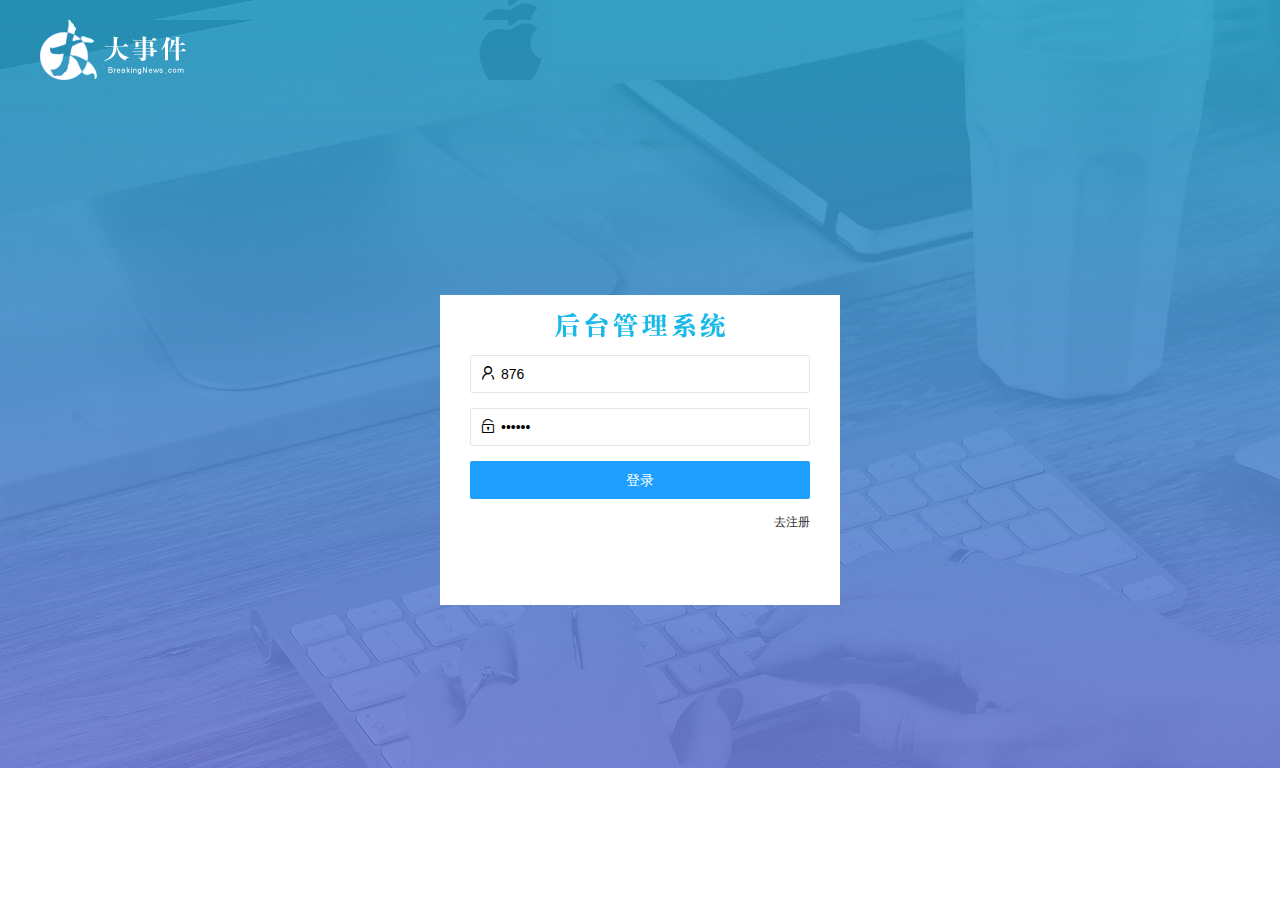
<file: login.html>
<!DOCTYPE html>
<html lang="en">

<head>
    <meta charset="UTF-8">
    <meta http-equiv="X-UA-Compatible" content="IE=edge">
    <meta name="viewport" content="width=device-width, initial-scale=1.0">
    <title>大事件-登录页面-02</title>
    <link rel="stylesheet" href="./assets/lib/layui/css/layui.css">
    <link rel="stylesheet" href="/assets/css/login.css">
</head>

<body>
    <div class="header">
        <img src="/assets/images/logo.png" alt="">
    </div>

    <!-- 登录和注册区域 -->
    <div class="loginBox">
        <!-- 登录标题 -->
        <div class="titleBox"></div>

        <!-- 登录表单 -->
        <div class="login-box">
            <form class="layui-form" id="form_login">
                <!-- 用户名 -->
                <div class="layui-form-item">
                    <i class="layui-icon layui-icon-username"></i>
                    <input value="876" type="text" name="username" required lay-verify="required" placeholder="请输入用户名"
                        autocomplete="off" class="layui-input">
                </div>

                <!-- 密码框 -->
                <div class="layui-form-item">
                    <i class="layui-icon layui-icon-password"></i>
                    <input value="123123" type="password" name="password" required lay-verify="required|pwd" placeholder="请输入密码"
                        autocomplete="off" class="layui-input">
                </div>

                <!-- 登录 -->
                <div class="layui-form-item">
                    <button class="layui-btn  layui-btn-normal  layui-btn-fluid" lay-submit
                        lay-filter="formDemo">登录</button>
                </div>
                <!-- 切换按钮 -->
                <div class="layui-form-item links">
                    <a href="javascript:;" id="link_reg">去注册</a>
                </div>
            </form>
        </div>




        <!-- 注册表单 -->
        <div class="reg-box" style="display: none;">
            <form class="layui-form" id="form_reg">
                <!-- 用户名 -->
                <div class="layui-form-item">
                    <i class="layui-icon layui-icon-username"></i>
                    <input type="text" name="username" required lay-verify="required" placeholder="请输入用户名"
                        autocomplete="off" class="layui-input">
                </div>

                <!-- 密码框 -->
                <div class="layui-form-item">
                    <i class="layui-icon layui-icon-password"></i>
                    <input type="text" name="password" required lay-verify="required|pwd" placeholder="请输入密码"
                        autocomplete="off" class="layui-input">
                </div>
                <!-- 确认密码框 -->
                <div class="layui-form-item">
                    <i class="layui-icon layui-icon-password"></i>
                    <input type="text" name="repassword" required lay-verify="required|pwd|repwd"
                        placeholder="请确认密码" autocomplete="off" class="layui-input">
                </div>

                <!-- 登录 -->
                <div class="layui-form-item">
                    <button class="layui-btn  layui-btn-normal  layui-btn-fluid" lay-submit
                        lay-filter="formDemo">注册</button>
                </div>
                <!-- 切换按钮 -->
                <div class="layui-form-item links">
                    <a href="javascript:;" id="link_login">去登录</a>
                </div>
            </form>
        </div>
    </div>
    <!-- layui -->
    <script src="/assets/lib/layui/layui.all.js"></script>
    <!-- jq -->
    <script src="/assets/lib/jquery.js"></script>
    <!-- baseAPI  -->
    <script src="/assets/js/baseAPI.js"></script>
    <!-- 自己 -->
    <script src="/assets/js/login.js"></script>
</body>

</html>
</file>
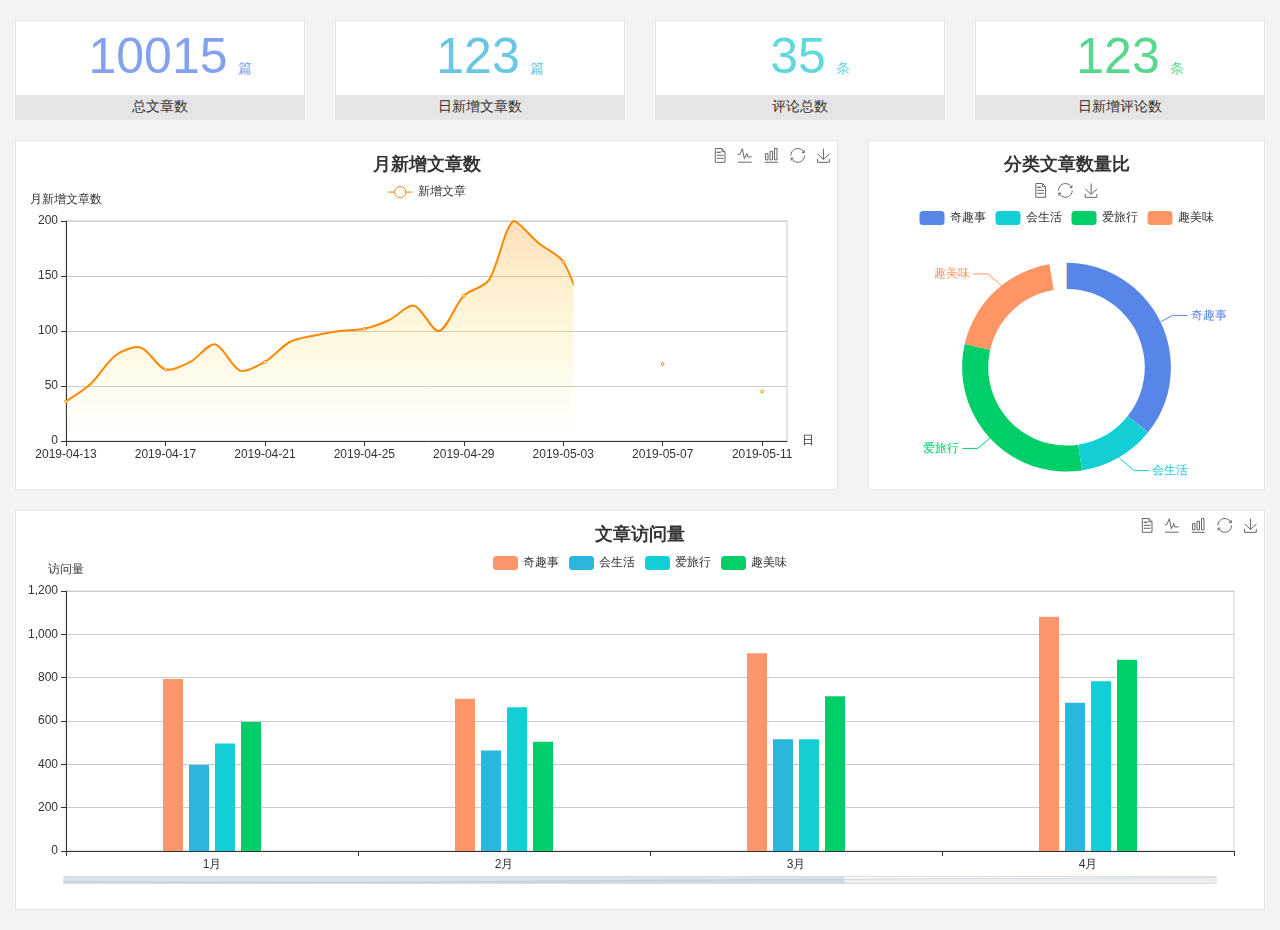
<file: home/dashboard.html>
<!DOCTYPE html>
<html lang="en">

<head>
  <meta charset="UTF-8">
  <meta name="viewport" content="width=device-width, initial-scale=1.0">
  <meta http-equiv="X-UA-Compatible" content="ie=edge">
  <title>图表统计</title>
  <link rel="stylesheet" href="../assets/lib/bootstrap.css" />
  <link rel="stylesheet" href="../assets/lib/main.css" />
  <script src="../assets/lib/jquery.js"></script>
  <script type="text/javascript" src="../assets/lib/echarts.min.js"></script>
</head>

<body>
  <div class="container-fluid">
    <div class="row spannel_list">
      <div class="col-sm-3 col-xs-6">
        <div class="spannel">
          <em>10015</em><span>篇</span>
          <b>总文章数</b>
        </div>
      </div>
      <div class="col-sm-3 col-xs-6">
        <div class="spannel scolor01">
          <em>123</em><span>篇</span>
          <b>日新增文章数</b>
        </div>
      </div>
      <div class="col-sm-3 col-xs-6">
        <div class="spannel scolor02">
          <em>35</em><span>条</span>
          <b>评论总数</b>
        </div>
      </div>
      <div class="col-sm-3 col-xs-6">
        <div class="spannel scolor03">
          <em>123</em><span>条</span>
          <b>日新增评论数</b>
        </div>
      </div>
    </div>
  </div>

  <div class="container-fluid">
    <div class="row curve-pie">
      <div class="col-lg-8 col-md-8">
        <div class="gragh_pannel" id="curve_show"></div>
      </div>
      <div class="col-lg-4 col-md-4">
        <div class="gragh_pannel" id="pie_show"></div>
      </div>
    </div>
  </div>

  <div class="container-fluid">
    <div class="column_pannel" id="column_show"></div>
  </div>

  <script>
    var oChart = echarts.init(document.getElementById('curve_show'));
    var aList_all = [
      { 'count': 36, 'date': '2019-04-13' },
      { 'count': 52, 'date': '2019-04-14' },
      { 'count': 78, 'date': '2019-04-15' },
      { 'count': 85, 'date': '2019-04-16' },
      { 'count': 65, 'date': '2019-04-17' },
      { 'count': 72, 'date': '2019-04-18' },
      { 'count': 88, 'date': '2019-04-19' },
      { 'count': 64, 'date': '2019-04-20' },
      { 'count': 72, 'date': '2019-04-21' },
      { 'count': 90, 'date': '2019-04-22' },
      { 'count': 96, 'date': '2019-04-23' },
      { 'count': 100, 'date': '2019-04-24' },
      { 'count': 102, 'date': '2019-04-25' },
      { 'count': 110, 'date': '2019-04-26' },
      { 'count': 123, 'date': '2019-04-27' },
      { 'count': 100, 'date': '2019-04-28' },
      { 'count': 132, 'date': '2019-04-29' },
      { 'count': 146, 'date': '2019-04-30' },
      { 'count': 200, 'date': '2019-05-01' },
      { 'count': 180, 'date': '2019-05-02' },
      { 'count': 163, 'date': '2019-05-03' },
      { 'count': 110, 'date': '2019-05-04' },
      { 'count': 80, 'date': '2019-05-05' },
      { 'count': 82, 'date': '2019-05-06' },
      { 'count': 70, 'date': '2019-05-07' },
      { 'count': 65, 'date': '2019-05-08' },
      { 'count': 54, 'date': '2019-05-09' },
      { 'count': 40, 'date': '2019-05-10' },
      { 'count': 45, 'date': '2019-05-11' },
      { 'count': 38, 'date': '2019-05-12' },
    ];

    let aCount = [];
    let aDate = [];

    for (var i = 0; i < aList_all.length; i++) {
      aCount.push(aList_all[i].count);
      aDate.push(aList_all[i].date);
    }

    var chartopt = {
      title: {
        text: '月新增文章数',
        left: 'center',
        top: '10'
      },
      tooltip: {
        trigger: 'axis'
      },
      legend: {
        data: ['新增文章'],
        top: '40'
      },
      toolbox: {
        show: true,
        feature: {
          mark: { show: true },
          dataView: { show: true, readOnly: false },
          magicType: { show: true, type: ['line', 'bar'] },
          restore: { show: true },
          saveAsImage: { show: true }
        }
      },
      calculable: true,
      xAxis: [
        {
          name: '日',
          type: 'category',
          boundaryGap: false,
          data: aDate
        }
      ],
      yAxis: [
        {
          name: '月新增文章数',
          type: 'value'
        }
      ],
      series: [
        {
          name: '新增文章',
          type: 'line',
          smooth: true,
          itemStyle: { normal: { areaStyle: { type: 'default' }, color: '#f80' }, lineStyle: { color: '#f80' } },
          data: aCount
        }],
      areaStyle: {
        normal: {
          color: new echarts.graphic.LinearGradient(0, 0, 0, 1, [{
            offset: 0,
            color: 'rgba(255,136,0,0.39)'
          }, {
            offset: .34,
            color: 'rgba(255,180,0,0.25)'
          }, {
            offset: 1,
            color: 'rgba(255,222,0,0.00)'
          }])

        }
      },
      grid: {
        show: true,
        x: 50,
        x2: 50,
        y: 80,
        height: 220
      }
    };

    oChart.setOption(chartopt);


    var oPie = echarts.init(document.getElementById('pie_show'));
    var oPieopt =
    {
      title: {
        top: 10,
        text: '分类文章数量比',
        x: 'center'
      },
      tooltip: {
        trigger: 'item',
        formatter: "{a} <br/>{b} : {c} ({d}%)"
      },
      color: ['#5885e8', '#13cfd5', '#00ce68', '#ff9565'],
      legend: {
        x: 'center',
        top: 65,
        data: ['奇趣事', '会生活', '爱旅行', '趣美味']
      },
      toolbox: {
        show: true,
        x: 'center',
        top: 35,
        feature: {
          mark: { show: true },
          dataView: { show: true, readOnly: false },
          magicType: {
            show: true,
            type: ['pie', 'funnel'],
            option: {
              funnel: {
                x: '25%',
                width: '50%',
                funnelAlign: 'left',
                max: 1548
              }
            }
          },
          restore: { show: true },
          saveAsImage: { show: true }
        }
      },
      calculable: true,
      series: [
        {
          name: '访问来源',
          type: 'pie',
          radius: ['45%', '60%'],
          center: ['50%', '65%'],
          data: [
            { value: 300, name: '奇趣事' },
            { value: 100, name: '会生活' },
            { value: 260, name: '爱旅行' },
            { value: 180, name: '趣美味' }
          ]
        }
      ]
    };
    oPie.setOption(oPieopt);



    var oColumn = this.echarts.init(document.getElementById('column_show'));
    var oColumnopt =
    {
      title: {
        text: '文章访问量',
        left: 'center',
        top: '10'
      },
      tooltip: {
        trigger: 'axis'
      },
      legend: {
        data: ['奇趣事', '会生活', '爱旅行', '趣美味'],
        top: '40'
      },
      toolbox: {
        show: true,
        feature: {
          mark: { show: true },
          dataView: { show: true, readOnly: false },
          magicType: { show: true, type: ['line', 'bar'] },
          restore: { show: true },
          saveAsImage: { show: true }
        }
      },
      calculable: true,
      xAxis: [
        {
          type: 'category',
          data: ['1月', '2月', '3月', '4月', '5月']
        }
      ],
      yAxis: [
        {
          name: '访问量',
          type: 'value'
        }
      ],
      series: [
        {
          name: '奇趣事',
          type: 'bar',
          barWidth: 20,
          itemStyle: {
            normal: { areaStyle: { type: 'default' }, color: '#fd956a' }
          },
          data: [800, 708, 920, 1090, 1200]
        },
        {
          name: '会生活',
          type: 'bar',
          barWidth: 20,
          itemStyle: {
            normal: { areaStyle: { type: 'default' }, color: '#2bb6db' }
          },
          data: [400, 468, 520, 690, 800]
        },
        {
          name: '爱旅行',
          type: 'bar',
          barWidth: 20,
          itemStyle: {
            normal: { areaStyle: { type: 'default' }, color: '#13cfd5' }
          },
          data: [500, 668, 520, 790, 900]
        },
        {
          name: '趣美味',
          type: 'bar',
          barWidth: 20,
          itemStyle: {
            normal: { areaStyle: { type: 'default' }, color: '#00ce68' }
          },
          data: [600, 508, 720, 890, 1000]
        }
      ],
      grid: {
        show: true,
        x: 50,
        x2: 30,
        y: 80,
        height: 260
      },
      dataZoom: [//给x轴设置滚动条
        {
          start: 0,//默认为0
          end: 100 - 1000 / 31,//默认为100
          type: 'slider',
          show: true,
          xAxisIndex: [0],
          handleSize: 0,//滑动条的 左右2个滑动条的大小
          height: 8,//组件高度
          left: 45, //左边的距离
          right: 50,//右边的距离
          bottom: 26,//右边的距离
          handleColor: '#ddd',//h滑动图标的颜色
          handleStyle: {
            borderColor: "#cacaca",
            borderWidth: "1",
            shadowBlur: 2,
            background: "#ddd",
            shadowColor: "#ddd",
          }
        }]
    };
    oColumn.setOption(oColumnopt);
  </script>
</body>

</html>
</file>
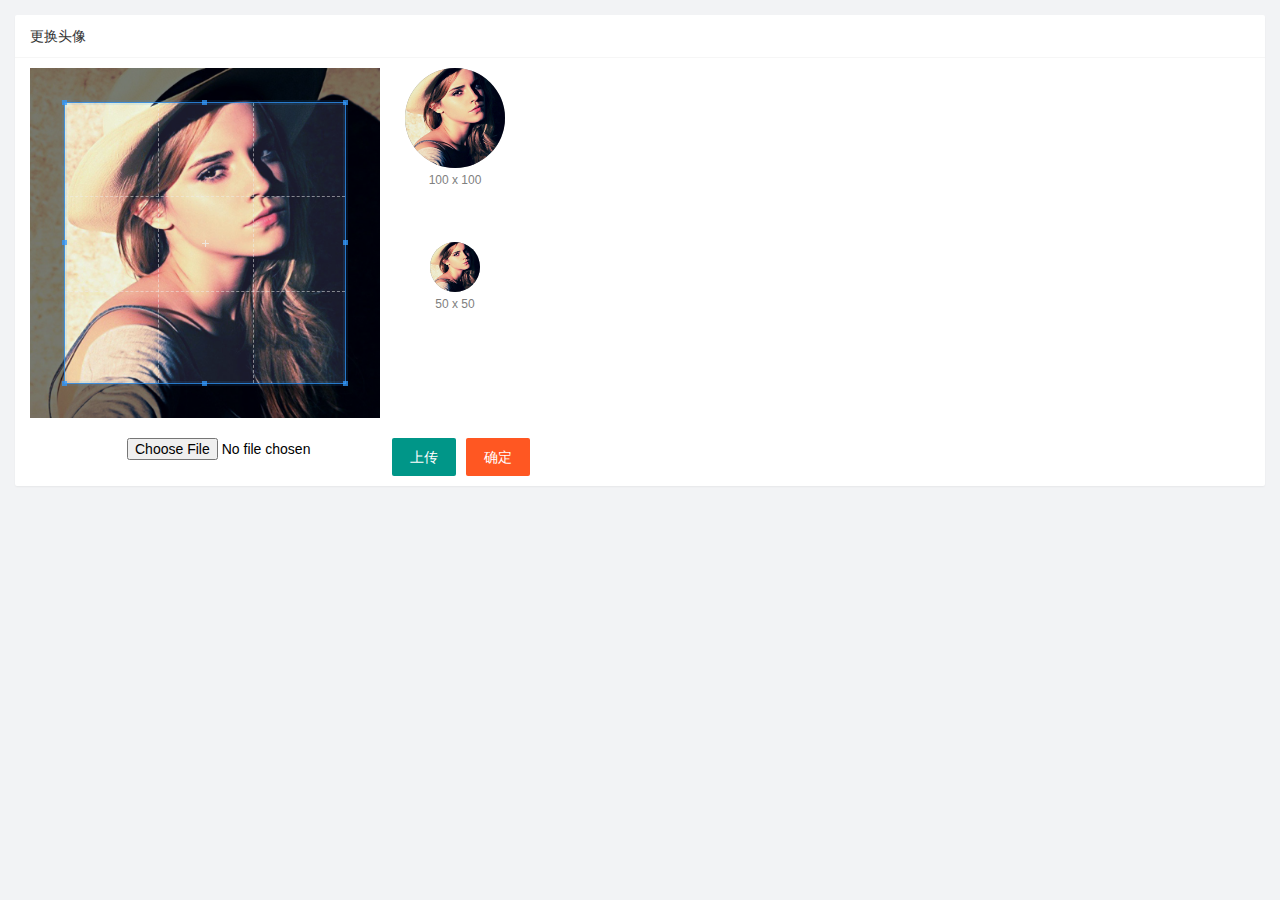
<file: user/user_avatar.html>
<!DOCTYPE html>
<html lang="en">

<head>
    <meta charset="UTF-8">
    <meta http-equiv="X-UA-Compatible" content="IE=edge">
    <meta name="viewport" content="width=device-width, initial-scale=1.0">
    <title>Document</title>
    <!-- layui.css 文件 -->
    <link rel="stylesheet" href="/assets/lib/layui/css/layui.css">
    <link rel="stylesheet" href="/assets/lib/cropper/cropper.css" />
    <!-- 本页面的CSS文件 -->
    <link rel="stylesheet" href="/assets/css/user/user_avatar.css">
</head>

<body>
    <div class="layui-card">
        <div class="layui-card-header">更换头像</div>
        <div class="layui-card-body">
            <!-- 表单区域 -->

            <!-- 第一行的图片裁剪和预览区域 -->
            <div class="row1">
                <!-- 图片裁剪区域 -->
                <div class="cropper-box">
                    <!-- 这个 img 标签很重要，将来会把它初始化为裁剪区域 -->
                    <img id="image" src="/assets/images/sample.jpg" />
                </div>
                <!-- 图片的预览区域 -->
                <div class="preview-box">
                    <div>
                        <!-- 宽高为 100px 的预览区域 -->
                        <div class="img-preview w100"></div>
                        <p class="size">100 x 100</p>
                    </div>
                    <div>
                        <!-- 宽高为 50px 的预览区域 -->
                        <div class="img-preview w50"></div>
                        <p class="size">50 x 50</p>
                    </div>
                </div>
            </div>

            <!-- 第二行的按钮区域 -->
            <div class="row2">
                <input type="file" id="file" accept="image/png,image/jpeg">
                <button id="btnChooseImage" type="button" class="layui-btn">上传</button>
                <button id="btnUpload" type="button" class="layui-btn layui-btn-danger">确定</button>
            </div>

        </div>
    </div>



    <!-- layui.js 文件 -->
    <script src="/assets/lib/layui/layui.all.js"></script>
    <!-- jQuery.js 文件 -->
    <script src="/assets/lib/jquery.js"></script>
    <script src="/assets/lib/cropper/Cropper.js"></script>
    <script src="/assets/lib/cropper/jquery-cropper.js"></script>
    <!-- baseAPI 文件 -->
    <script src="/assets/js/baseAPI.js"></script>
    <!-- 本页面js文件 -->
    <script src="/assets/js/user/user_avatar.js"></script>
</body>

</html>
</file>
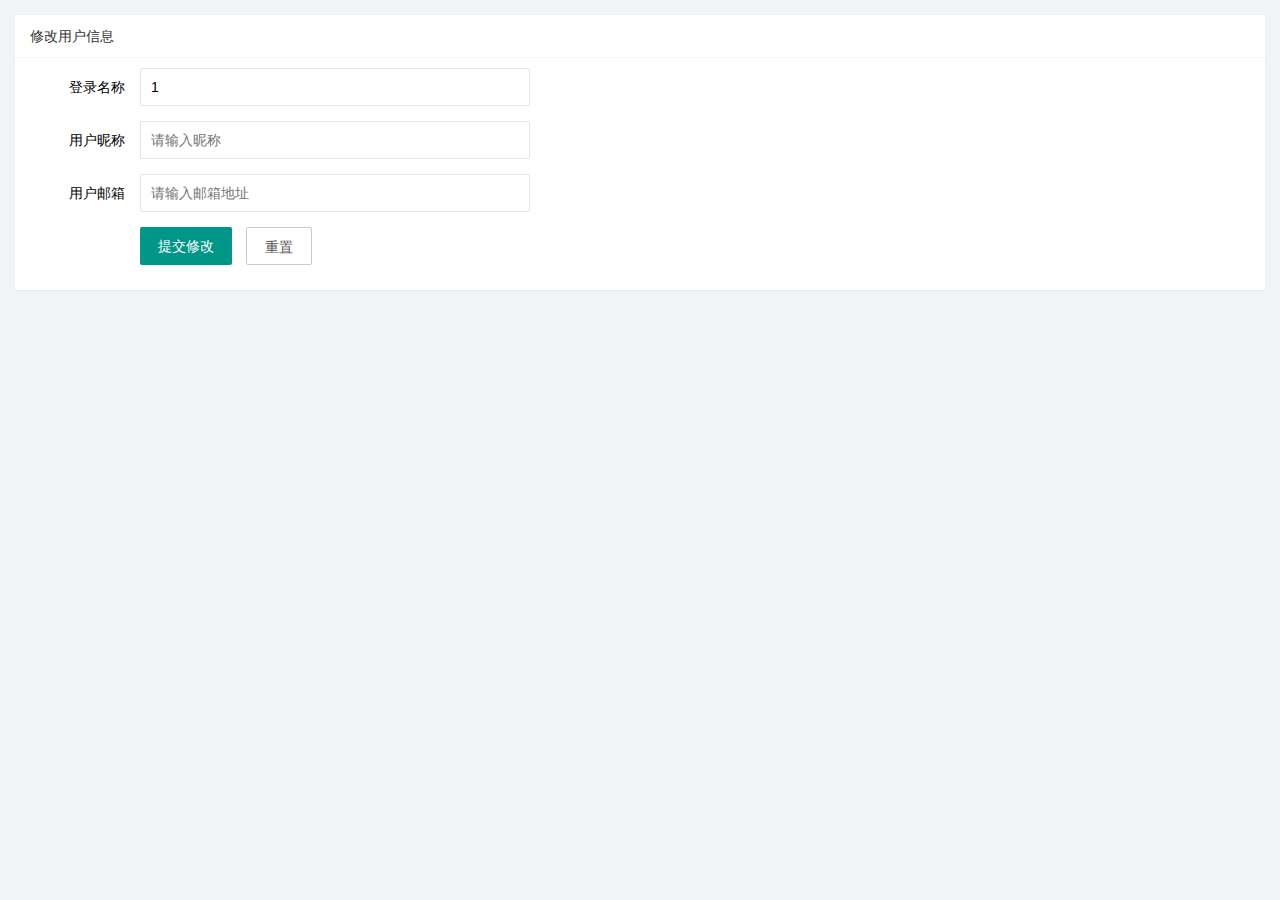
<file: user/user_info.html>
<!DOCTYPE html>
<html lang="en">

<head>
    <meta charset="UTF-8">
    <meta http-equiv="X-UA-Compatible" content="IE=edge">
    <meta name="viewport" content="width=device-width, initial-scale=1.0">
    <title>Document</title>
    <!-- layui.css 文件 -->
    <link rel="stylesheet" href="/assets/lib/layui/css/layui.css">
    <!-- 本页面的CSS文件 -->
    <link rel="stylesheet" href="/assets/css/user/user_info.css">
</head>

<body>
    <div class="layui-card">
        <div class="layui-card-header">修改用户信息</div>
        <div class="layui-card-body">
            <!-- 表单区域 -->
            <form class="layui-form" lay-filter="formUserInfo">
                <!-- 用个隐藏input标签存放id -->
                <input type="hidden" name="id">
                <!-- 用户名 readonly 表单属性（只读） -->
                <div class="layui-form-item">
                    <label class="layui-form-label">登录名称</label>
                    <div class="layui-input-block">
                        <input readonly value="1" type="text" name="username" required lay-verify="required"
                            placeholder="请输入登录名称" autocomplete="off" class="layui-input">
                    </div>
                </div>
                <!-- 用户昵称 -->
                <div class="layui-form-item">
                    <label class="layui-form-label">用户昵称</label>
                    <div class="layui-input-block">
                        <input type="text" name="nickname" required lay-verify="required|nickname" placeholder="请输入昵称"
                            autocomplete="off" class="layui-input">
                    </div>
                </div>
                <!-- 邮箱 -->
                <div class="layui-form-item">
                    <label class="layui-form-label">用户邮箱</label>
                    <div class="layui-input-block">
                        <input type="text" name="email" required lay-verify="required|email" placeholder="请输入邮箱地址"
                            autocomplete="off" class="layui-input">
                    </div>
                </div>
                <!-- 按钮 -->
                <div class="layui-form-item">
                    <div class="layui-input-block">
                        <button class="layui-btn" lay-submit lay-filter="formDemo">提交修改</button>
                        <button id="btnReset" type="reset" class="layui-btn layui-btn-primary">重置</button>
                    </div>
                </div>
            </form>
        </div>
    </div>



    <!-- layui.js 文件 -->
    <script src="/assets/lib/layui/layui.all.js"></script>
    <!-- jQuery.js 文件 -->
    <script src="/assets/lib/jquery.js"></script>
    <!-- baseAPI 文件 -->
    <script src="/assets/js/baseAPI.js"></script>
    <!-- 本页面js文件 -->
    <script src="/assets/js/user/user_info.js"></script>
</body>

</html>
</file>
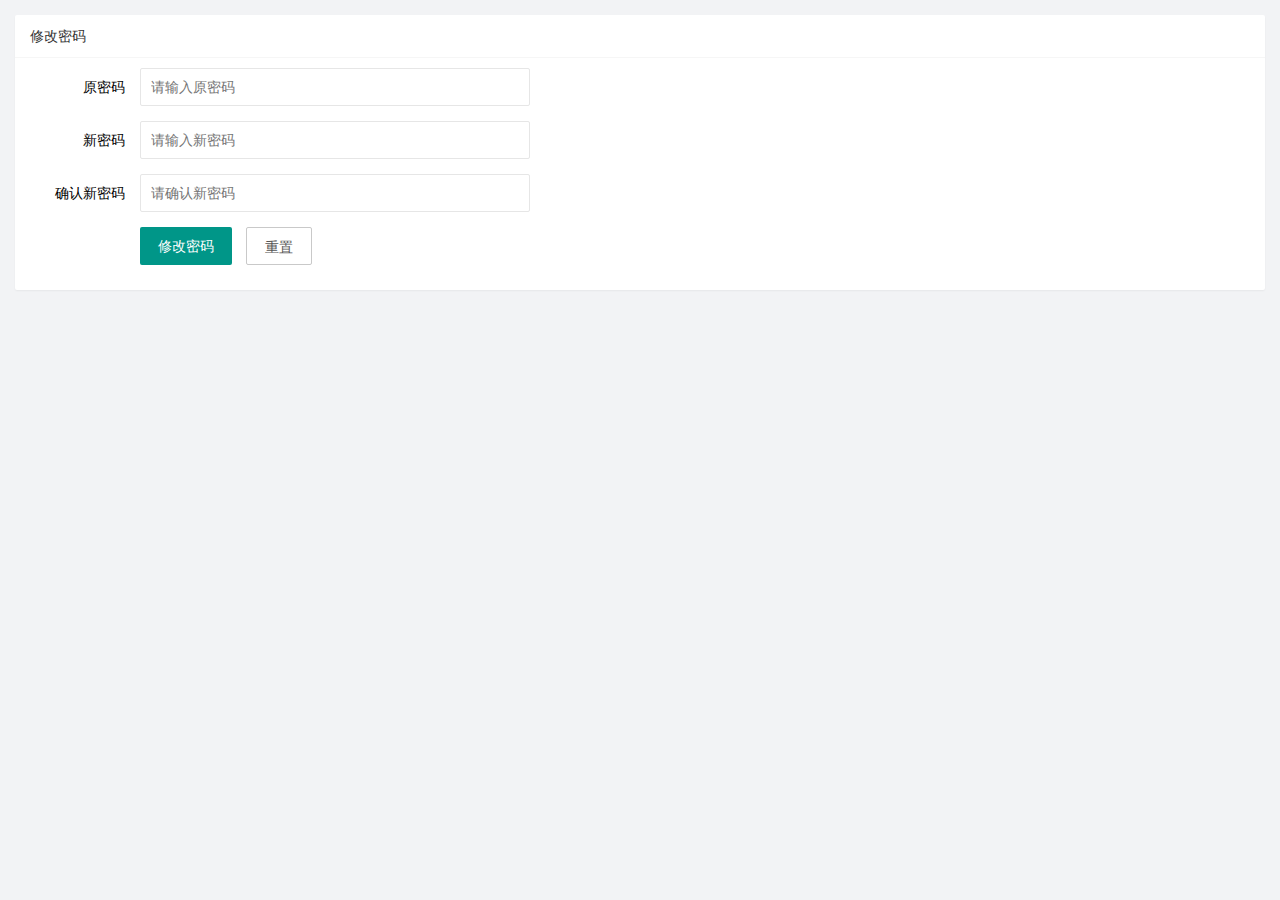
<file: user/user_pwd.html>
<!DOCTYPE html>
<html lang="en">

<head>
    <meta charset="UTF-8">
    <meta http-equiv="X-UA-Compatible" content="IE=edge">
    <meta name="viewport" content="width=device-width, initial-scale=1.0">
    <title>Document</title>
    <!-- layui.css 文件 -->
    <link rel="stylesheet" href="/assets/lib/layui/css/layui.css">
    <!-- 本页面的CSS文件 -->
    <link rel="stylesheet" href="/assets/css/user/user_pwd.css">
</head>

<body>
    <div class="layui-card">
        <div class="layui-card-header">修改密码</div>
        <div class="layui-card-body">
            <!-- 表单区域 -->
            <form class="layui-form" lay-filter="formUserInfo">
                <!-- 用个隐藏input标签存放id -->
                <input type="hidden" name="id">
                <!-- 原密码  -->
                <div class="layui-form-item">
                    <label class="layui-form-label">原密码</label>
                    <div class="layui-input-block">
                        <input type="text" name="oldPwd" required lay-verify="required|pwd" placeholder="请输入原密码"
                            autocomplete="off" class="layui-input">
                    </div>
                </div>
                <!-- 新密码 -->
                <div class="layui-form-item">
                    <label class="layui-form-label">新密码</label>
                    <div class="layui-input-block">
                        <input type="text" name="newPwd" required lay-verify="required|pwd|samePwd" placeholder="请输入新密码"
                            autocomplete="off" class="layui-input">
                    </div>
                </div>
                <!-- 确认新密码 -->
                <div class="layui-form-item">
                    <label class="layui-form-label">确认新密码</label>
                    <div class="layui-input-block">
                        <input type="text" name="rePwd" required lay-verify="required|pwd|rePwd" placeholder="请确认新密码"
                            autocomplete="off" class="layui-input">
                    </div>
                </div>
                <!-- 按钮 -->
                <div class="layui-form-item">
                    <div class="layui-input-block">
                        <button class="layui-btn" lay-submit lay-filter="formDemo">修改密码</button>
                        <button type="reset" class="layui-btn layui-btn-primary">重置</button>
                    </div>
                </div>
            </form>
        </div>
    </div>



    <!-- layui.js 文件 -->
    <script src="/assets/lib/layui/layui.all.js"></script>
    <!-- jQuery.js 文件 -->
    <script src="/assets/lib/jquery.js"></script>
    <!-- baseAPI 文件 -->
    <script src="/assets/js/baseAPI.js"></script>
    <!-- 本页面js文件 -->
    <script src="/assets/js/user/user_pwd.js"></script>
</body>

</html>
</file>
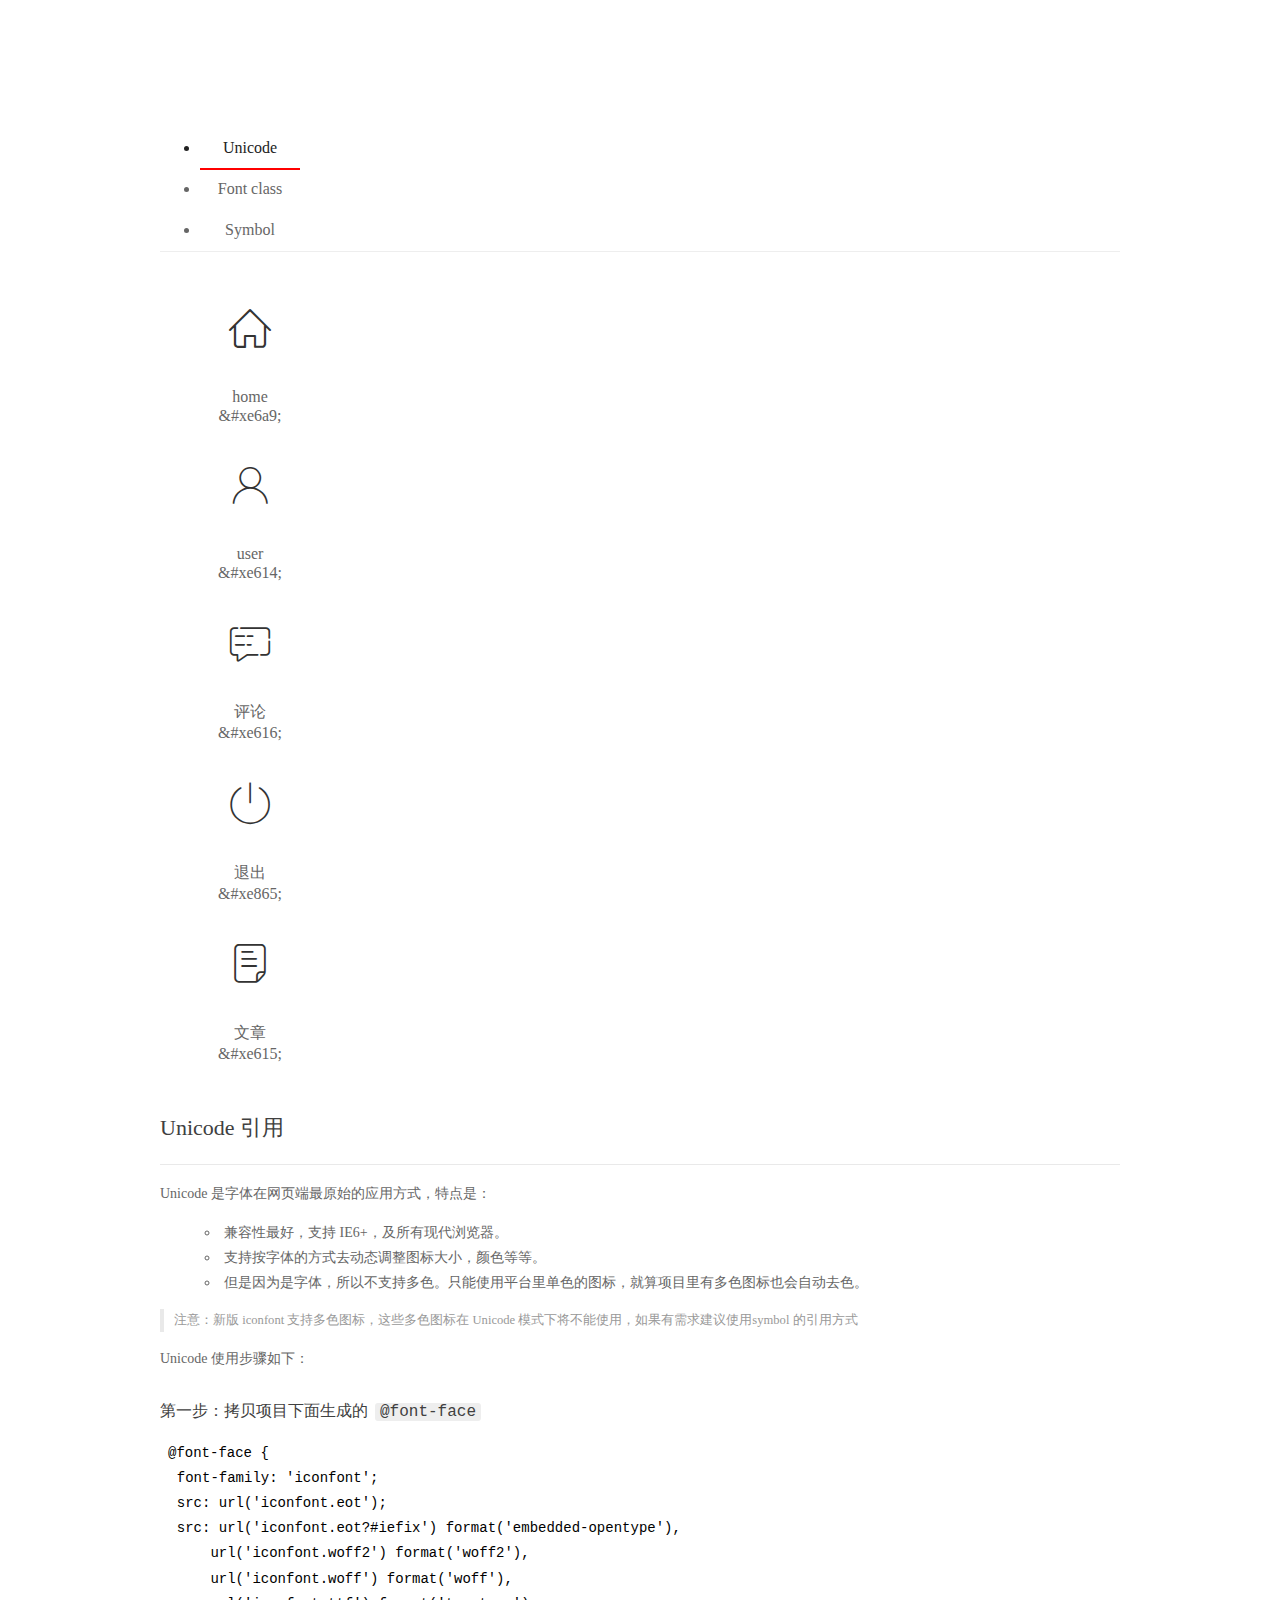
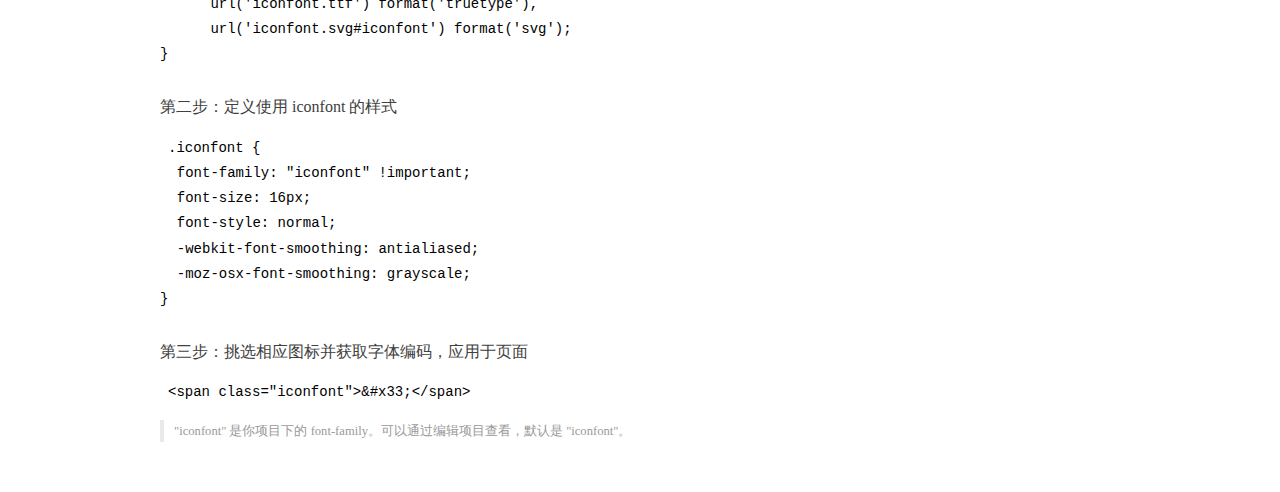
<file: assets/fonts/demo_index.html>
<!DOCTYPE html>
<html>
<head>
  <meta charset="utf-8"/>
  <title>IconFont Demo</title>
  <link rel="shortcut icon" href="https://gtms04.alicdn.com/tps/i4/TB1_oz6GVXXXXaFXpXXJDFnIXXX-64-64.ico" type="image/x-icon"/>
  <link rel="stylesheet" href="https://g.alicdn.com/thx/cube/1.3.2/cube.min.css">
  <link rel="stylesheet" href="demo.css">
  <link rel="stylesheet" href="iconfont.css">
  <script src="iconfont.js"></script>
  <!-- jQuery -->
  <script src="https://a1.alicdn.com/oss/uploads/2018/12/26/7bfddb60-08e8-11e9-9b04-53e73bb6408b.js"></script>
  <!-- 代码高亮 -->
  <script src="https://a1.alicdn.com/oss/uploads/2018/12/26/a3f714d0-08e6-11e9-8a15-ebf944d7534c.js"></script>
</head>
<body>
  <div class="main">
    <h1 class="logo"><a href="https://www.iconfont.cn/" title="iconfont 首页" target="_blank">&#xe86b;</a></h1>
    <div class="nav-tabs">
      <ul id="tabs" class="dib-box">
        <li class="dib active"><span>Unicode</span></li>
        <li class="dib"><span>Font class</span></li>
        <li class="dib"><span>Symbol</span></li>
      </ul>
      
    </div>
    <div class="tab-container">
      <div class="content unicode" style="display: block;">
          <ul class="icon_lists dib-box">
          
            <li class="dib">
              <span class="icon iconfont">&#xe6a9;</span>
                <div class="name">home</div>
                <div class="code-name">&amp;#xe6a9;</div>
              </li>
          
            <li class="dib">
              <span class="icon iconfont">&#xe614;</span>
                <div class="name">user</div>
                <div class="code-name">&amp;#xe614;</div>
              </li>
          
            <li class="dib">
              <span class="icon iconfont">&#xe616;</span>
                <div class="name">评论</div>
                <div class="code-name">&amp;#xe616;</div>
              </li>
          
            <li class="dib">
              <span class="icon iconfont">&#xe865;</span>
                <div class="name">退出</div>
                <div class="code-name">&amp;#xe865;</div>
              </li>
          
            <li class="dib">
              <span class="icon iconfont">&#xe615;</span>
                <div class="name">文章</div>
                <div class="code-name">&amp;#xe615;</div>
              </li>
          
          </ul>
          <div class="article markdown">
          <h2 id="unicode-">Unicode 引用</h2>
          <hr>

          <p>Unicode 是字体在网页端最原始的应用方式，特点是：</p>
          <ul>
            <li>兼容性最好，支持 IE6+，及所有现代浏览器。</li>
            <li>支持按字体的方式去动态调整图标大小，颜色等等。</li>
            <li>但是因为是字体，所以不支持多色。只能使用平台里单色的图标，就算项目里有多色图标也会自动去色。</li>
          </ul>
          <blockquote>
            <p>注意：新版 iconfont 支持多色图标，这些多色图标在 Unicode 模式下将不能使用，如果有需求建议使用symbol 的引用方式</p>
          </blockquote>
          <p>Unicode 使用步骤如下：</p>
          <h3 id="-font-face">第一步：拷贝项目下面生成的 <code>@font-face</code></h3>
<pre><code class="language-css"
>@font-face {
  font-family: 'iconfont';
  src: url('iconfont.eot');
  src: url('iconfont.eot?#iefix') format('embedded-opentype'),
      url('iconfont.woff2') format('woff2'),
      url('iconfont.woff') format('woff'),
      url('iconfont.ttf') format('truetype'),
      url('iconfont.svg#iconfont') format('svg');
}
</code></pre>
          <h3 id="-iconfont-">第二步：定义使用 iconfont 的样式</h3>
<pre><code class="language-css"
>.iconfont {
  font-family: "iconfont" !important;
  font-size: 16px;
  font-style: normal;
  -webkit-font-smoothing: antialiased;
  -moz-osx-font-smoothing: grayscale;
}
</code></pre>
          <h3 id="-">第三步：挑选相应图标并获取字体编码，应用于页面</h3>
<pre>
<code class="language-html"
>&lt;span class="iconfont"&gt;&amp;#x33;&lt;/span&gt;
</code></pre>
          <blockquote>
            <p>"iconfont" 是你项目下的 font-family。可以通过编辑项目查看，默认是 "iconfont"。</p>
          </blockquote>
          </div>
      </div>
      <div class="content font-class">
        <ul class="icon_lists dib-box">
          
          <li class="dib">
            <span class="icon iconfont icon-home"></span>
            <div class="name">
              home
            </div>
            <div class="code-name">.icon-home
            </div>
          </li>
          
          <li class="dib">
            <span class="icon iconfont icon-user"></span>
            <div class="name">
              user
            </div>
            <div class="code-name">.icon-user
            </div>
          </li>
          
          <li class="dib">
            <span class="icon iconfont icon-pinglun"></span>
            <div class="name">
              评论
            </div>
            <div class="code-name">.icon-pinglun
            </div>
          </li>
          
          <li class="dib">
            <span class="icon iconfont icon-tuichu"></span>
            <div class="name">
              退出
            </div>
            <div class="code-name">.icon-tuichu
            </div>
          </li>
          
          <li class="dib">
            <span class="icon iconfont icon-16"></span>
            <div class="name">
              文章
            </div>
            <div class="code-name">.icon-16
            </div>
          </li>
          
        </ul>
        <div class="article markdown">
        <h2 id="font-class-">font-class 引用</h2>
        <hr>

        <p>font-class 是 Unicode 使用方式的一种变种，主要是解决 Unicode 书写不直观，语意不明确的问题。</p>
        <p>与 Unicode 使用方式相比，具有如下特点：</p>
        <ul>
          <li>兼容性良好，支持 IE8+，及所有现代浏览器。</li>
          <li>相比于 Unicode 语意明确，书写更直观。可以很容易分辨这个 icon 是什么。</li>
          <li>因为使用 class 来定义图标，所以当要替换图标时，只需要修改 class 里面的 Unicode 引用。</li>
          <li>不过因为本质上还是使用的字体，所以多色图标还是不支持的。</li>
        </ul>
        <p>使用步骤如下：</p>
        <h3 id="-fontclass-">第一步：引入项目下面生成的 fontclass 代码：</h3>
<pre><code class="language-html">&lt;link rel="stylesheet" href="./iconfont.css"&gt;
</code></pre>
        <h3 id="-">第二步：挑选相应图标并获取类名，应用于页面：</h3>
<pre><code class="language-html">&lt;span class="iconfont icon-xxx"&gt;&lt;/span&gt;
</code></pre>
        <blockquote>
          <p>"
            iconfont" 是你项目下的 font-family。可以通过编辑项目查看，默认是 "iconfont"。</p>
        </blockquote>
      </div>
      </div>
      <div class="content symbol">
          <ul class="icon_lists dib-box">
          
            <li class="dib">
                <svg class="icon svg-icon" aria-hidden="true">
                  <use xlink:href="#icon-home"></use>
                </svg>
                <div class="name">home</div>
                <div class="code-name">#icon-home</div>
            </li>
          
            <li class="dib">
                <svg class="icon svg-icon" aria-hidden="true">
                  <use xlink:href="#icon-user"></use>
                </svg>
                <div class="name">user</div>
                <div class="code-name">#icon-user</div>
            </li>
          
            <li class="dib">
                <svg class="icon svg-icon" aria-hidden="true">
                  <use xlink:href="#icon-pinglun"></use>
                </svg>
                <div class="name">评论</div>
                <div class="code-name">#icon-pinglun</div>
            </li>
          
            <li class="dib">
                <svg class="icon svg-icon" aria-hidden="true">
                  <use xlink:href="#icon-tuichu"></use>
                </svg>
                <div class="name">退出</div>
                <div class="code-name">#icon-tuichu</div>
            </li>
          
            <li class="dib">
                <svg class="icon svg-icon" aria-hidden="true">
                  <use xlink:href="#icon-16"></use>
                </svg>
                <div class="name">文章</div>
                <div class="code-name">#icon-16</div>
            </li>
          
          </ul>
          <div class="article markdown">
          <h2 id="symbol-">Symbol 引用</h2>
          <hr>

          <p>这是一种全新的使用方式，应该说这才是未来的主流，也是平台目前推荐的用法。相关介绍可以参考这篇<a href="">文章</a>
            这种用法其实是做了一个 SVG 的集合，与另外两种相比具有如下特点：</p>
          <ul>
            <li>支持多色图标了，不再受单色限制。</li>
            <li>通过一些技巧，支持像字体那样，通过 <code>font-size</code>, <code>color</code> 来调整样式。</li>
            <li>兼容性较差，支持 IE9+，及现代浏览器。</li>
            <li>浏览器渲染 SVG 的性能一般，还不如 png。</li>
          </ul>
          <p>使用步骤如下：</p>
          <h3 id="-symbol-">第一步：引入项目下面生成的 symbol 代码：</h3>
<pre><code class="language-html">&lt;script src="./iconfont.js"&gt;&lt;/script&gt;
</code></pre>
          <h3 id="-css-">第二步：加入通用 CSS 代码（引入一次就行）：</h3>
<pre><code class="language-html">&lt;style&gt;
.icon {
  width: 1em;
  height: 1em;
  vertical-align: -0.15em;
  fill: currentColor;
  overflow: hidden;
}
&lt;/style&gt;
</code></pre>
          <h3 id="-">第三步：挑选相应图标并获取类名，应用于页面：</h3>
<pre><code class="language-html">&lt;svg class="icon" aria-hidden="true"&gt;
  &lt;use xlink:href="#icon-xxx"&gt;&lt;/use&gt;
&lt;/svg&gt;
</code></pre>
          </div>
      </div>

    </div>
  </div>
  <script>
  $(document).ready(function () {
      $('.tab-container .content:first').show()

      $('#tabs li').click(function (e) {
        var tabContent = $('.tab-container .content')
        var index = $(this).index()

        if ($(this).hasClass('active')) {
          return
        } else {
          $('#tabs li').removeClass('active')
          $(this).addClass('active')

          tabContent.hide().eq(index).fadeIn()
        }
      })
    })
  </script>
</body>
</html>
</file>
<file: assets/lib/layui/css/layui.css>
/** layui-v2.5.5 MIT License By https://www.layui.com */
 .layui-inline,img{display:inline-block;vertical-align:middle}h1,h2,h3,h4,h5,h6{font-weight:400}.layui-edge,.layui-header,.layui-inline,.layui-main{position:relative}.layui-body,.layui-edge,.layui-elip{overflow:hidden}.layui-btn,.layui-edge,.layui-inline,img{vertical-align:middle}.layui-btn,.layui-disabled,.layui-icon,.layui-unselect{-moz-user-select:none;-webkit-user-select:none;-ms-user-select:none}.layui-elip,.layui-form-checkbox span,.layui-form-pane .layui-form-label{text-overflow:ellipsis;white-space:nowrap}.layui-breadcrumb,.layui-tree-btnGroup{visibility:hidden}blockquote,body,button,dd,div,dl,dt,form,h1,h2,h3,h4,h5,h6,input,li,ol,p,pre,td,textarea,th,ul{margin:0;padding:0;-webkit-tap-highlight-color:rgba(0,0,0,0)}a:active,a:hover{outline:0}img{border:none}li{list-style:none}table{border-collapse:collapse;border-spacing:0}h4,h5,h6{font-size:100%}button,input,optgroup,option,select,textarea{font-family:inherit;font-size:inherit;font-style:inherit;font-weight:inherit;outline:0}pre{white-space:pre-wrap;white-space:-moz-pre-wrap;white-space:-pre-wrap;white-space:-o-pre-wrap;word-wrap:break-word}body{line-height:24px;font:14px Helvetica Neue,Helvetica,PingFang SC,Tahoma,Arial,sans-serif}hr{height:1px;margin:10px 0;border:0;clear:both}a{color:#333;text-decoration:none}a:hover{color:#777}a cite{font-style:normal;*cursor:pointer}.layui-border-box,.layui-border-box *{box-sizing:border-box}.layui-box,.layui-box *{box-sizing:content-box}.layui-clear{clear:both;*zoom:1}.layui-clear:after{content:'\20';clear:both;*zoom:1;display:block;height:0}.layui-inline{*display:inline;*zoom:1}.layui-edge{display:inline-block;width:0;height:0;border-width:6px;border-style:dashed;border-color:transparent}.layui-edge-top{top:-4px;border-bottom-color:#999;border-bottom-style:solid}.layui-edge-right{border-left-color:#999;border-left-style:solid}.layui-edge-bottom{top:2px;border-top-color:#999;border-top-style:solid}.layui-edge-left{border-right-color:#999;border-right-style:solid}.layui-disabled,.layui-disabled:hover{color:#d2d2d2!important;cursor:not-allowed!important}.layui-circle{border-radius:100%}.layui-show{display:block!important}.layui-hide{display:none!important}@font-face{font-family:layui-icon;src:url(../font/iconfont.eot?v=250);src:url(../font/iconfont.eot?v=250#iefix) format('embedded-opentype'),url(../font/iconfont.woff2?v=250) format('woff2'),url(../font/iconfont.woff?v=250) format('woff'),url(../font/iconfont.ttf?v=250) format('truetype'),url(../font/iconfont.svg?v=250#layui-icon) format('svg')}.layui-icon{font-family:layui-icon!important;font-size:16px;font-style:normal;-webkit-font-smoothing:antialiased;-moz-osx-font-smoothing:grayscale}.layui-icon-reply-fill:before{content:"\e611"}.layui-icon-set-fill:before{content:"\e614"}.layui-icon-menu-fill:before{content:"\e60f"}.layui-icon-search:before{content:"\e615"}.layui-icon-share:before{content:"\e641"}.layui-icon-set-sm:before{content:"\e620"}.layui-icon-engine:before{content:"\e628"}.layui-icon-close:before{content:"\1006"}.layui-icon-close-fill:before{content:"\1007"}.layui-icon-chart-screen:before{content:"\e629"}.layui-icon-star:before{content:"\e600"}.layui-icon-circle-dot:before{content:"\e617"}.layui-icon-chat:before{content:"\e606"}.layui-icon-release:before{content:"\e609"}.layui-icon-list:before{content:"\e60a"}.layui-icon-chart:before{content:"\e62c"}.layui-icon-ok-circle:before{content:"\1005"}.layui-icon-layim-theme:before{content:"\e61b"}.layui-icon-table:before{content:"\e62d"}.layui-icon-right:before{content:"\e602"}.layui-icon-left:before{content:"\e603"}.layui-icon-cart-simple:before{content:"\e698"}.layui-icon-face-cry:before{content:"\e69c"}.layui-icon-face-smile:before{content:"\e6af"}.layui-icon-survey:before{content:"\e6b2"}.layui-icon-tree:before{content:"\e62e"}.layui-icon-upload-circle:before{content:"\e62f"}.layui-icon-add-circle:before{content:"\e61f"}.layui-icon-download-circle:before{content:"\e601"}.layui-icon-templeate-1:before{content:"\e630"}.layui-icon-util:before{content:"\e631"}.layui-icon-face-surprised:before{content:"\e664"}.layui-icon-edit:before{content:"\e642"}.layui-icon-speaker:before{content:"\e645"}.layui-icon-down:before{content:"\e61a"}.layui-icon-file:before{content:"\e621"}.layui-icon-layouts:before{content:"\e632"}.layui-icon-rate-half:before{content:"\e6c9"}.layui-icon-add-circle-fine:before{content:"\e608"}.layui-icon-prev-circle:before{content:"\e633"}.layui-icon-read:before{content:"\e705"}.layui-icon-404:before{content:"\e61c"}.layui-icon-carousel:before{content:"\e634"}.layui-icon-help:before{content:"\e607"}.layui-icon-code-circle:before{content:"\e635"}.layui-icon-water:before{content:"\e636"}.layui-icon-username:before{content:"\e66f"}.layui-icon-find-fill:before{content:"\e670"}.layui-icon-about:before{content:"\e60b"}.layui-icon-location:before{content:"\e715"}.layui-icon-up:before{content:"\e619"}.layui-icon-pause:before{content:"\e651"}.layui-icon-date:before{content:"\e637"}.layui-icon-layim-uploadfile:before{content:"\e61d"}.layui-icon-delete:before{content:"\e640"}.layui-icon-play:before{content:"\e652"}.layui-icon-top:before{content:"\e604"}.layui-icon-friends:before{content:"\e612"}.layui-icon-refresh-3:before{content:"\e9aa"}.layui-icon-ok:before{content:"\e605"}.layui-icon-layer:before{content:"\e638"}.layui-icon-face-smile-fine:before{content:"\e60c"}.layui-icon-dollar:before{content:"\e659"}.layui-icon-group:before{content:"\e613"}.layui-icon-layim-download:before{content:"\e61e"}.layui-icon-picture-fine:before{content:"\e60d"}.layui-icon-link:before{content:"\e64c"}.layui-icon-diamond:before{content:"\e735"}.layui-icon-log:before{content:"\e60e"}.layui-icon-rate-solid:before{content:"\e67a"}.layui-icon-fonts-del:before{content:"\e64f"}.layui-icon-unlink:before{content:"\e64d"}.layui-icon-fonts-clear:before{content:"\e639"}.layui-icon-triangle-r:before{content:"\e623"}.layui-icon-circle:before{content:"\e63f"}.layui-icon-radio:before{content:"\e643"}.layui-icon-align-center:before{content:"\e647"}.layui-icon-align-right:before{content:"\e648"}.layui-icon-align-left:before{content:"\e649"}.layui-icon-loading-1:before{content:"\e63e"}.layui-icon-return:before{content:"\e65c"}.layui-icon-fonts-strong:before{content:"\e62b"}.layui-icon-upload:before{content:"\e67c"}.layui-icon-dialogue:before{content:"\e63a"}.layui-icon-video:before{content:"\e6ed"}.layui-icon-headset:before{content:"\e6fc"}.layui-icon-cellphone-fine:before{content:"\e63b"}.layui-icon-add-1:before{content:"\e654"}.layui-icon-face-smile-b:before{content:"\e650"}.layui-icon-fonts-html:before{content:"\e64b"}.layui-icon-form:before{content:"\e63c"}.layui-icon-cart:before{content:"\e657"}.layui-icon-camera-fill:before{content:"\e65d"}.layui-icon-tabs:before{content:"\e62a"}.layui-icon-fonts-code:before{content:"\e64e"}.layui-icon-fire:before{content:"\e756"}.layui-icon-set:before{content:"\e716"}.layui-icon-fonts-u:before{content:"\e646"}.layui-icon-triangle-d:before{content:"\e625"}.layui-icon-tips:before{content:"\e702"}.layui-icon-picture:before{content:"\e64a"}.layui-icon-more-vertical:before{content:"\e671"}.layui-icon-flag:before{content:"\e66c"}.layui-icon-loading:before{content:"\e63d"}.layui-icon-fonts-i:before{content:"\e644"}.layui-icon-refresh-1:before{content:"\e666"}.layui-icon-rmb:before{content:"\e65e"}.layui-icon-home:before{content:"\e68e"}.layui-icon-user:before{content:"\e770"}.layui-icon-notice:before{content:"\e667"}.layui-icon-login-weibo:before{content:"\e675"}.layui-icon-voice:before{content:"\e688"}.layui-icon-upload-drag:before{content:"\e681"}.layui-icon-login-qq:before{content:"\e676"}.layui-icon-snowflake:before{content:"\e6b1"}.layui-icon-file-b:before{content:"\e655"}.layui-icon-template:before{content:"\e663"}.layui-icon-auz:before{content:"\e672"}.layui-icon-console:before{content:"\e665"}.layui-icon-app:before{content:"\e653"}.layui-icon-prev:before{content:"\e65a"}.layui-icon-website:before{content:"\e7ae"}.layui-icon-next:before{content:"\e65b"}.layui-icon-component:before{content:"\e857"}.layui-icon-more:before{content:"\e65f"}.layui-icon-login-wechat:before{content:"\e677"}.layui-icon-shrink-right:before{content:"\e668"}.layui-icon-spread-left:before{content:"\e66b"}.layui-icon-camera:before{content:"\e660"}.layui-icon-note:before{content:"\e66e"}.layui-icon-refresh:before{content:"\e669"}.layui-icon-female:before{content:"\e661"}.layui-icon-male:before{content:"\e662"}.layui-icon-password:before{content:"\e673"}.layui-icon-senior:before{content:"\e674"}.layui-icon-theme:before{content:"\e66a"}.layui-icon-tread:before{content:"\e6c5"}.layui-icon-praise:before{content:"\e6c6"}.layui-icon-star-fill:before{content:"\e658"}.layui-icon-rate:before{content:"\e67b"}.layui-icon-template-1:before{content:"\e656"}.layui-icon-vercode:before{content:"\e679"}.layui-icon-cellphone:before{content:"\e678"}.layui-icon-screen-full:before{content:"\e622"}.layui-icon-screen-restore:before{content:"\e758"}.layui-icon-cols:before{content:"\e610"}.layui-icon-export:before{content:"\e67d"}.layui-icon-print:before{content:"\e66d"}.layui-icon-slider:before{content:"\e714"}.layui-icon-addition:before{content:"\e624"}.layui-icon-subtraction:before{content:"\e67e"}.layui-icon-service:before{content:"\e626"}.layui-icon-transfer:before{content:"\e691"}.layui-main{width:1140px;margin:0 auto}.layui-header{z-index:1000;height:60px}.layui-header a:hover{transition:all .5s;-webkit-transition:all .5s}.layui-side{position:fixed;left:0;top:0;bottom:0;z-index:999;width:200px;overflow-x:hidden}.layui-side-scroll{position:relative;width:220px;height:100%;overflow-x:hidden}.layui-body{position:absolute;left:200px;right:0;top:0;bottom:0;z-index:998;width:auto;overflow-y:auto;box-sizing:border-box}.layui-layout-body{overflow:hidden}.layui-layout-admin .layui-header{background-color:#23262E}.layui-layout-admin .layui-side{top:60px;width:200px;overflow-x:hidden}.layui-layout-admin .layui-body{position:fixed;top:60px;bottom:44px}.layui-layout-admin .layui-main{width:auto;margin:0 15px}.layui-layout-admin .layui-footer{position:fixed;left:200px;right:0;bottom:0;height:44px;line-height:44px;padding:0 15px;background-color:#eee}.layui-layout-admin .layui-logo{position:absolute;left:0;top:0;width:200px;height:100%;line-height:60px;text-align:center;color:#009688;font-size:16px}.layui-layout-admin .layui-header .layui-nav{background:0 0}.layui-layout-left{position:absolute!important;left:200px;top:0}.layui-layout-right{position:absolute!important;right:0;top:0}.layui-container{position:relative;margin:0 auto;padding:0 15px;box-sizing:border-box}.layui-fluid{position:relative;margin:0 auto;padding:0 15px}.layui-row:after,.layui-row:before{content:'';display:block;clear:both}.layui-col-lg1,.layui-col-lg10,.layui-col-lg11,.layui-col-lg12,.layui-col-lg2,.layui-col-lg3,.layui-col-lg4,.layui-col-lg5,.layui-col-lg6,.layui-col-lg7,.layui-col-lg8,.layui-col-lg9,.layui-col-md1,.layui-col-md10,.layui-col-md11,.layui-col-md12,.layui-col-md2,.layui-col-md3,.layui-col-md4,.layui-col-md5,.layui-col-md6,.layui-col-md7,.layui-col-md8,.layui-col-md9,.layui-col-sm1,.layui-col-sm10,.layui-col-sm11,.layui-col-sm12,.layui-col-sm2,.layui-col-sm3,.layui-col-sm4,.layui-col-sm5,.layui-col-sm6,.layui-col-sm7,.layui-col-sm8,.layui-col-sm9,.layui-col-xs1,.layui-col-xs10,.layui-col-xs11,.layui-col-xs12,.layui-col-xs2,.layui-col-xs3,.layui-col-xs4,.layui-col-xs5,.layui-col-xs6,.layui-col-xs7,.layui-col-xs8,.layui-col-xs9{position:relative;display:block;box-sizing:border-box}.layui-col-xs1,.layui-col-xs10,.layui-col-xs11,.layui-col-xs12,.layui-col-xs2,.layui-col-xs3,.layui-col-xs4,.layui-col-xs5,.layui-col-xs6,.layui-col-xs7,.layui-col-xs8,.layui-col-xs9{float:left}.layui-col-xs1{width:8.33333333%}.layui-col-xs2{width:16.66666667%}.layui-col-xs3{width:25%}.layui-col-xs4{width:33.33333333%}.layui-col-xs5{width:41.66666667%}.layui-col-xs6{width:50%}.layui-col-xs7{width:58.33333333%}.layui-col-xs8{width:66.66666667%}.layui-col-xs9{width:75%}.layui-col-xs10{width:83.33333333%}.layui-col-xs11{width:91.66666667%}.layui-col-xs12{width:100%}.layui-col-xs-offset1{margin-left:8.33333333%}.layui-col-xs-offset2{margin-left:16.66666667%}.layui-col-xs-offset3{margin-left:25%}.layui-col-xs-offset4{margin-left:33.33333333%}.layui-col-xs-offset5{margin-left:41.66666667%}.layui-col-xs-offset6{margin-left:50%}.layui-col-xs-offset7{margin-left:58.33333333%}.layui-col-xs-offset8{margin-left:66.66666667%}.layui-col-xs-offset9{margin-left:75%}.layui-col-xs-offset10{margin-left:83.33333333%}.layui-col-xs-offset11{margin-left:91.66666667%}.layui-col-xs-offset12{margin-left:100%}@media screen and (max-width:768px){.layui-hide-xs{display:none!important}.layui-show-xs-block{display:block!important}.layui-show-xs-inline{display:inline!important}.layui-show-xs-inline-block{display:inline-block!important}}@media screen and (min-width:768px){.layui-container{width:750px}.layui-hide-sm{display:none!important}.layui-show-sm-block{display:block!important}.layui-show-sm-inline{display:inline!important}.layui-show-sm-inline-block{display:inline-block!important}.layui-col-sm1,.layui-col-sm10,.layui-col-sm11,.layui-col-sm12,.layui-col-sm2,.layui-col-sm3,.layui-col-sm4,.layui-col-sm5,.layui-col-sm6,.layui-col-sm7,.layui-col-sm8,.layui-col-sm9{float:left}.layui-col-sm1{width:8.33333333%}.layui-col-sm2{width:16.66666667%}.layui-col-sm3{width:25%}.layui-col-sm4{width:33.33333333%}.layui-col-sm5{width:41.66666667%}.layui-col-sm6{width:50%}.layui-col-sm7{width:58.33333333%}.layui-col-sm8{width:66.66666667%}.layui-col-sm9{width:75%}.layui-col-sm10{width:83.33333333%}.layui-col-sm11{width:91.66666667%}.layui-col-sm12{width:100%}.layui-col-sm-offset1{margin-left:8.33333333%}.layui-col-sm-offset2{margin-left:16.66666667%}.layui-col-sm-offset3{margin-left:25%}.layui-col-sm-offset4{margin-left:33.33333333%}.layui-col-sm-offset5{margin-left:41.66666667%}.layui-col-sm-offset6{margin-left:50%}.layui-col-sm-offset7{margin-left:58.33333333%}.layui-col-sm-offset8{margin-left:66.66666667%}.layui-col-sm-offset9{margin-left:75%}.layui-col-sm-offset10{margin-left:83.33333333%}.layui-col-sm-offset11{margin-left:91.66666667%}.layui-col-sm-offset12{margin-left:100%}}@media screen and (min-width:992px){.layui-container{width:970px}.layui-hide-md{display:none!important}.layui-show-md-block{display:block!important}.layui-show-md-inline{display:inline!important}.layui-show-md-inline-block{display:inline-block!important}.layui-col-md1,.layui-col-md10,.layui-col-md11,.layui-col-md12,.layui-col-md2,.layui-col-md3,.layui-col-md4,.layui-col-md5,.layui-col-md6,.layui-col-md7,.layui-col-md8,.layui-col-md9{float:left}.layui-col-md1{width:8.33333333%}.layui-col-md2{width:16.66666667%}.layui-col-md3{width:25%}.layui-col-md4{width:33.33333333%}.layui-col-md5{width:41.66666667%}.layui-col-md6{width:50%}.layui-col-md7{width:58.33333333%}.layui-col-md8{width:66.66666667%}.layui-col-md9{width:75%}.layui-col-md10{width:83.33333333%}.layui-col-md11{width:91.66666667%}.layui-col-md12{width:100%}.layui-col-md-offset1{margin-left:8.33333333%}.layui-col-md-offset2{margin-left:16.66666667%}.layui-col-md-offset3{margin-left:25%}.layui-col-md-offset4{margin-left:33.33333333%}.layui-col-md-offset5{margin-left:41.66666667%}.layui-col-md-offset6{margin-left:50%}.layui-col-md-offset7{margin-left:58.33333333%}.layui-col-md-offset8{margin-left:66.66666667%}.layui-col-md-offset9{margin-left:75%}.layui-col-md-offset10{margin-left:83.33333333%}.layui-col-md-offset11{margin-left:91.66666667%}.layui-col-md-offset12{margin-left:100%}}@media screen and (min-width:1200px){.layui-container{width:1170px}.layui-hide-lg{display:none!important}.layui-show-lg-block{display:block!important}.layui-show-lg-inline{display:inline!important}.layui-show-lg-inline-block{display:inline-block!important}.layui-col-lg1,.layui-col-lg10,.layui-col-lg11,.layui-col-lg12,.layui-col-lg2,.layui-col-lg3,.layui-col-lg4,.layui-col-lg5,.layui-col-lg6,.layui-col-lg7,.layui-col-lg8,.layui-col-lg9{float:left}.layui-col-lg1{width:8.33333333%}.layui-col-lg2{width:16.66666667%}.layui-col-lg3{width:25%}.layui-col-lg4{width:33.33333333%}.layui-col-lg5{width:41.66666667%}.layui-col-lg6{width:50%}.layui-col-lg7{width:58.33333333%}.layui-col-lg8{width:66.66666667%}.layui-col-lg9{width:75%}.layui-col-lg10{width:83.33333333%}.layui-col-lg11{width:91.66666667%}.layui-col-lg12{width:100%}.layui-col-lg-offset1{margin-left:8.33333333%}.layui-col-lg-offset2{margin-left:16.66666667%}.layui-col-lg-offset3{margin-left:25%}.layui-col-lg-offset4{margin-left:33.33333333%}.layui-col-lg-offset5{margin-left:41.66666667%}.layui-col-lg-offset6{margin-left:50%}.layui-col-lg-offset7{margin-left:58.33333333%}.layui-col-lg-offset8{margin-left:66.66666667%}.layui-col-lg-offset9{margin-left:75%}.layui-col-lg-offset10{margin-left:83.33333333%}.layui-col-lg-offset11{margin-left:91.66666667%}.layui-col-lg-offset12{margin-left:100%}}.layui-col-space1{margin:-.5px}.layui-col-space1>*{padding:.5px}.layui-col-space3{margin:-1.5px}.layui-col-space3>*{padding:1.5px}.layui-col-space5{margin:-2.5px}.layui-col-space5>*{padding:2.5px}.layui-col-space8{margin:-3.5px}.layui-col-space8>*{padding:3.5px}.layui-col-space10{margin:-5px}.layui-col-space10>*{padding:5px}.layui-col-space12{margin:-6px}.layui-col-space12>*{padding:6px}.layui-col-space15{margin:-7.5px}.layui-col-space15>*{padding:7.5px}.layui-col-space18{margin:-9px}.layui-col-space18>*{padding:9px}.layui-col-space20{margin:-10px}.layui-col-space20>*{padding:10px}.layui-col-space22{margin:-11px}.layui-col-space22>*{padding:11px}.layui-col-space25{margin:-12.5px}.layui-col-space25>*{padding:12.5px}.layui-col-space30{margin:-15px}.layui-col-space30>*{padding:15px}.layui-btn,.layui-input,.layui-select,.layui-textarea,.layui-upload-button{outline:0;-webkit-appearance:none;transition:all .3s;-webkit-transition:all .3s;box-sizing:border-box}.layui-elem-quote{margin-bottom:10px;padding:15px;line-height:22px;border-left:5px solid #009688;border-radius:0 2px 2px 0;background-color:#f2f2f2}.layui-quote-nm{border-style:solid;border-width:1px 1px 1px 5px;background:0 0}.layui-elem-field{margin-bottom:10px;padding:0;border-width:1px;border-style:solid}.layui-elem-field legend{margin-left:20px;padding:0 10px;font-size:20px;font-weight:300}.layui-field-title{margin:10px 0 20px;border-width:1px 0 0}.layui-field-box{padding:10px 15px}.layui-field-title .layui-field-box{padding:10px 0}.layui-progress{position:relative;height:6px;border-radius:20px;background-color:#e2e2e2}.layui-progress-bar{position:absolute;left:0;top:0;width:0;max-width:100%;height:6px;border-radius:20px;text-align:right;background-color:#5FB878;transition:all .3s;-webkit-transition:all .3s}.layui-progress-big,.layui-progress-big .layui-progress-bar{height:18px;line-height:18px}.layui-progress-text{position:relative;top:-20px;line-height:18px;font-size:12px;color:#666}.layui-progress-big .layui-progress-text{position:static;padding:0 10px;color:#fff}.layui-collapse{border-width:1px;border-style:solid;border-radius:2px}.layui-colla-content,.layui-colla-item{border-top-width:1px;border-top-style:solid}.layui-colla-item:first-child{border-top:none}.layui-colla-title{position:relative;height:42px;line-height:42px;padding:0 15px 0 35px;color:#333;background-color:#f2f2f2;cursor:pointer;font-size:14px;overflow:hidden}.layui-colla-content{display:none;padding:10px 15px;line-height:22px;color:#666}.layui-colla-icon{position:absolute;left:15px;top:0;font-size:14px}.layui-card{margin-bottom:15px;border-radius:2px;background-color:#fff;box-shadow:0 1px 2px 0 rgba(0,0,0,.05)}.layui-card:last-child{margin-bottom:0}.layui-card-header{position:relative;height:42px;line-height:42px;padding:0 15px;border-bottom:1px solid #f6f6f6;color:#333;border-radius:2px 2px 0 0;font-size:14px}.layui-bg-black,.layui-bg-blue,.layui-bg-cyan,.layui-bg-green,.layui-bg-orange,.layui-bg-red{color:#fff!important}.layui-card-body{position:relative;padding:10px 15px;line-height:24px}.layui-card-body[pad15]{padding:15px}.layui-card-body[pad20]{padding:20px}.layui-card-body .layui-table{margin:5px 0}.layui-card .layui-tab{margin:0}.layui-panel-window{position:relative;padding:15px;border-radius:0;border-top:5px solid #E6E6E6;background-color:#fff}.layui-auxiliar-moving{position:fixed;left:0;right:0;top:0;bottom:0;width:100%;height:100%;background:0 0;z-index:9999999999}.layui-form-label,.layui-form-mid,.layui-form-select,.layui-input-block,.layui-input-inline,.layui-textarea{position:relative}.layui-bg-red{background-color:#FF5722!important}.layui-bg-orange{background-color:#FFB800!important}.layui-bg-green{background-color:#009688!important}.layui-bg-cyan{background-color:#2F4056!important}.layui-bg-blue{background-color:#1E9FFF!important}.layui-bg-black{background-color:#393D49!important}.layui-bg-gray{background-color:#eee!important;color:#666!important}.layui-badge-rim,.layui-colla-content,.layui-colla-item,.layui-collapse,.layui-elem-field,.layui-form-pane .layui-form-item[pane],.layui-form-pane .layui-form-label,.layui-input,.layui-layedit,.layui-layedit-tool,.layui-quote-nm,.layui-select,.layui-tab-bar,.layui-tab-card,.layui-tab-title,.layui-tab-title .layui-this:after,.layui-textarea{border-color:#e6e6e6}.layui-timeline-item:before,hr{background-color:#e6e6e6}.layui-text{line-height:22px;font-size:14px;color:#666}.layui-text h1,.layui-text h2,.layui-text h3{font-weight:500;color:#333}.layui-text h1{font-size:30px}.layui-text h2{font-size:24px}.layui-text h3{font-size:18px}.layui-text a:not(.layui-btn){color:#01AAED}.layui-text a:not(.layui-btn):hover{text-decoration:underline}.layui-text ul{padding:5px 0 5px 15px}.layui-text ul li{margin-top:5px;list-style-type:disc}.layui-text em,.layui-word-aux{color:#999!important;padding:0 5px!important}.layui-btn{display:inline-block;height:38px;line-height:38px;padding:0 18px;background-color:#009688;color:#fff;white-space:nowrap;text-align:center;font-size:14px;border:none;border-radius:2px;cursor:pointer}.layui-btn:hover{opacity:.8;filter:alpha(opacity=80);color:#fff}.layui-btn:active{opacity:1;filter:alpha(opacity=100)}.layui-btn+.layui-btn{margin-left:10px}.layui-btn-container{font-size:0}.layui-btn-container .layui-btn{margin-right:10px;margin-bottom:10px}.layui-btn-container .layui-btn+.layui-btn{margin-left:0}.layui-table .layui-btn-container .layui-btn{margin-bottom:9px}.layui-btn-radius{border-radius:100px}.layui-btn .layui-icon{margin-right:3px;font-size:18px;vertical-align:bottom;vertical-align:middle\9}.layui-btn-primary{border:1px solid #C9C9C9;background-color:#fff;color:#555}.layui-btn-primary:hover{border-color:#009688;color:#333}.layui-btn-normal{background-color:#1E9FFF}.layui-btn-warm{background-color:#FFB800}.layui-btn-danger{background-color:#FF5722}.layui-btn-checked{background-color:#5FB878}.layui-btn-disabled,.layui-btn-disabled:active,.layui-btn-disabled:hover{border:1px solid #e6e6e6;background-color:#FBFBFB;color:#C9C9C9;cursor:not-allowed;opacity:1}.layui-btn-lg{height:44px;line-height:44px;padding:0 25px;font-size:16px}.layui-btn-sm{height:30px;line-height:30px;padding:0 10px;font-size:12px}.layui-btn-sm i{font-size:16px!important}.layui-btn-xs{height:22px;line-height:22px;padding:0 5px;font-size:12px}.layui-btn-xs i{font-size:14px!important}.layui-btn-group{display:inline-block;vertical-align:middle;font-size:0}.layui-btn-group .layui-btn{margin-left:0!important;margin-right:0!important;border-left:1px solid rgba(255,255,255,.5);border-radius:0}.layui-btn-group .layui-btn-primary{border-left:none}.layui-btn-group .layui-btn-primary:hover{border-color:#C9C9C9;color:#009688}.layui-btn-group .layui-btn:first-child{border-left:none;border-radius:2px 0 0 2px}.layui-btn-group .layui-btn-primary:first-child{border-left:1px solid #c9c9c9}.layui-btn-group .layui-btn:last-child{border-radius:0 2px 2px 0}.layui-btn-group .layui-btn+.layui-btn{margin-left:0}.layui-btn-group+.layui-btn-group{margin-left:10px}.layui-btn-fluid{width:100%}.layui-input,.layui-select,.layui-textarea{height:38px;line-height:1.3;line-height:38px\9;border-width:1px;border-style:solid;background-color:#fff;border-radius:2px}.layui-input::-webkit-input-placeholder,.layui-select::-webkit-input-placeholder,.layui-textarea::-webkit-input-placeholder{line-height:1.3}.layui-input,.layui-textarea{display:block;width:100%;padding-left:10px}.layui-input:hover,.layui-textarea:hover{border-color:#D2D2D2!important}.layui-input:focus,.layui-textarea:focus{border-color:#C9C9C9!important}.layui-textarea{min-height:100px;height:auto;line-height:20px;padding:6px 10px;resize:vertical}.layui-select{padding:0 10px}.layui-form input[type=checkbox],.layui-form input[type=radio],.layui-form select{display:none}.layui-form [lay-ignore]{display:initial}.layui-form-item{margin-bottom:15px;clear:both;*zoom:1}.layui-form-item:after{content:'\20';clear:both;*zoom:1;display:block;height:0}.layui-form-label{float:left;display:block;padding:9px 15px;width:80px;font-weight:400;line-height:20px;text-align:right}.layui-form-label-col{display:block;float:none;padding:9px 0;line-height:20px;text-align:left}.layui-form-item .layui-inline{margin-bottom:5px;margin-right:10px}.layui-input-block{margin-left:110px;min-height:36px}.layui-input-inline{display:inline-block;vertical-align:middle}.layui-form-item .layui-input-inline{float:left;width:190px;margin-right:10px}.layui-form-text .layui-input-inline{width:auto}.layui-form-mid{float:left;display:block;padding:9px 0!important;line-height:20px;margin-right:10px}.layui-form-danger+.layui-form-select .layui-input,.layui-form-danger:focus{border-color:#FF5722!important}.layui-form-select .layui-input{padding-right:30px;cursor:pointer}.layui-form-select .layui-edge{position:absolute;right:10px;top:50%;margin-top:-3px;cursor:pointer;border-width:6px;border-top-color:#c2c2c2;border-top-style:solid;transition:all .3s;-webkit-transition:all .3s}.layui-form-select dl{display:none;position:absolute;left:0;top:42px;padding:5px 0;z-index:899;min-width:100%;border:1px solid #d2d2d2;max-height:300px;overflow-y:auto;background-color:#fff;border-radius:2px;box-shadow:0 2px 4px rgba(0,0,0,.12);box-sizing:border-box}.layui-form-select dl dd,.layui-form-select dl dt{padding:0 10px;line-height:36px;white-space:nowrap;overflow:hidden;text-overflow:ellipsis}.layui-form-select dl dt{font-size:12px;color:#999}.layui-form-select dl dd{cursor:pointer}.layui-form-select dl dd:hover{background-color:#f2f2f2;-webkit-transition:.5s all;transition:.5s all}.layui-form-select .layui-select-group dd{padding-left:20px}.layui-form-select dl dd.layui-select-tips{padding-left:10px!important;color:#999}.layui-form-select dl dd.layui-this{background-color:#5FB878;color:#fff}.layui-form-checkbox,.layui-form-select dl dd.layui-disabled{background-color:#fff}.layui-form-selected dl{display:block}.layui-form-checkbox,.layui-form-checkbox *,.layui-form-switch{display:inline-block;vertical-align:middle}.layui-form-selected .layui-edge{margin-top:-9px;-webkit-transform:rotate(180deg);transform:rotate(180deg);margin-top:-3px\9}:root .layui-form-selected .layui-edge{margin-top:-9px\0/IE9}.layui-form-selectup dl{top:auto;bottom:42px}.layui-select-none{margin:5px 0;text-align:center;color:#999}.layui-select-disabled .layui-disabled{border-color:#eee!important}.layui-select-disabled .layui-edge{border-top-color:#d2d2d2}.layui-form-checkbox{position:relative;height:30px;line-height:30px;margin-right:10px;padding-right:30px;cursor:pointer;font-size:0;-webkit-transition:.1s linear;transition:.1s linear;box-sizing:border-box}.layui-form-checkbox span{padding:0 10px;height:100%;font-size:14px;border-radius:2px 0 0 2px;background-color:#d2d2d2;color:#fff;overflow:hidden}.layui-form-checkbox:hover span{background-color:#c2c2c2}.layui-form-checkbox i{position:absolute;right:0;top:0;width:30px;height:28px;border:1px solid #d2d2d2;border-left:none;border-radius:0 2px 2px 0;color:#fff;font-size:20px;text-align:center}.layui-form-checkbox:hover i{border-color:#c2c2c2;color:#c2c2c2}.layui-form-checked,.layui-form-checked:hover{border-color:#5FB878}.layui-form-checked span,.layui-form-checked:hover span{background-color:#5FB878}.layui-form-checked i,.layui-form-checked:hover i{color:#5FB878}.layui-form-item .layui-form-checkbox{margin-top:4px}.layui-form-checkbox[lay-skin=primary]{height:auto!important;line-height:normal!important;min-width:18px;min-height:18px;border:none!important;margin-right:0;padding-left:28px;padding-right:0;background:0 0}.layui-form-checkbox[lay-skin=primary] span{padding-left:0;padding-right:15px;line-height:18px;background:0 0;color:#666}.layui-form-checkbox[lay-skin=primary] i{right:auto;left:0;width:16px;height:16px;line-height:16px;border:1px solid #d2d2d2;font-size:12px;border-radius:2px;background-color:#fff;-webkit-transition:.1s linear;transition:.1s linear}.layui-form-checkbox[lay-skin=primary]:hover i{border-color:#5FB878;color:#fff}.layui-form-checked[lay-skin=primary] i{border-color:#5FB878!important;background-color:#5FB878;color:#fff}.layui-checkbox-disbaled[lay-skin=primary] span{background:0 0!important;color:#c2c2c2}.layui-checkbox-disbaled[lay-skin=primary]:hover i{border-color:#d2d2d2}.layui-form-item .layui-form-checkbox[lay-skin=primary]{margin-top:10px}.layui-form-switch{position:relative;height:22px;line-height:22px;min-width:35px;padding:0 5px;margin-top:8px;border:1px solid #d2d2d2;border-radius:20px;cursor:pointer;background-color:#fff;-webkit-transition:.1s linear;transition:.1s linear}.layui-form-switch i{position:absolute;left:5px;top:3px;width:16px;height:16px;border-radius:20px;background-color:#d2d2d2;-webkit-transition:.1s linear;transition:.1s linear}.layui-form-switch em{position:relative;top:0;width:25px;margin-left:21px;padding:0!important;text-align:center!important;color:#999!important;font-style:normal!important;font-size:12px}.layui-form-onswitch{border-color:#5FB878;background-color:#5FB878}.layui-checkbox-disbaled,.layui-checkbox-disbaled i{border-color:#e2e2e2!important}.layui-form-onswitch i{left:100%;margin-left:-21px;background-color:#fff}.layui-form-onswitch em{margin-left:5px;margin-right:21px;color:#fff!important}.layui-checkbox-disbaled span{background-color:#e2e2e2!important}.layui-checkbox-disbaled:hover i{color:#fff!important}[lay-radio]{display:none}.layui-form-radio,.layui-form-radio *{display:inline-block;vertical-align:middle}.layui-form-radio{line-height:28px;margin:6px 10px 0 0;padding-right:10px;cursor:pointer;font-size:0}.layui-form-radio *{font-size:14px}.layui-form-radio>i{margin-right:8px;font-size:22px;color:#c2c2c2}.layui-form-radio>i:hover,.layui-form-radioed>i{color:#5FB878}.layui-radio-disbaled>i{color:#e2e2e2!important}.layui-form-pane .layui-form-label{width:110px;padding:8px 15px;height:38px;line-height:20px;border-width:1px;border-style:solid;border-radius:2px 0 0 2px;text-align:center;background-color:#FBFBFB;overflow:hidden;box-sizing:border-box}.layui-form-pane .layui-input-inline{margin-left:-1px}.layui-form-pane .layui-input-block{margin-left:110px;left:-1px}.layui-form-pane .layui-input{border-radius:0 2px 2px 0}.layui-form-pane .layui-form-text .layui-form-label{float:none;width:100%;border-radius:2px;box-sizing:border-box;text-align:left}.layui-form-pane .layui-form-text .layui-input-inline{display:block;margin:0;top:-1px;clear:both}.layui-form-pane .layui-form-text .layui-input-block{margin:0;left:0;top:-1px}.layui-form-pane .layui-form-text .layui-textarea{min-height:100px;border-radius:0 0 2px 2px}.layui-form-pane .layui-form-checkbox{margin:4px 0 4px 10px}.layui-form-pane .layui-form-radio,.layui-form-pane .layui-form-switch{margin-top:6px;margin-left:10px}.layui-form-pane .layui-form-item[pane]{position:relative;border-width:1px;border-style:solid}.layui-form-pane .layui-form-item[pane] .layui-form-label{position:absolute;left:0;top:0;height:100%;border-width:0 1px 0 0}.layui-form-pane .layui-form-item[pane] .layui-input-inline{margin-left:110px}@media screen and (max-width:450px){.layui-form-item .layui-form-label{text-overflow:ellipsis;overflow:hidden;white-space:nowrap}.layui-form-item .layui-inline{display:block;margin-right:0;margin-bottom:20px;clear:both}.layui-form-item .layui-inline:after{content:'\20';clear:both;display:block;height:0}.layui-form-item .layui-input-inline{display:block;float:none;left:-3px;width:auto;margin:0 0 10px 112px}.layui-form-item .layui-input-inline+.layui-form-mid{margin-left:110px;top:-5px;padding:0}.layui-form-item .layui-form-checkbox{margin-right:5px;margin-bottom:5px}}.layui-layedit{border-width:1px;border-style:solid;border-radius:2px}.layui-layedit-tool{padding:3px 5px;border-bottom-width:1px;border-bottom-style:solid;font-size:0}.layedit-tool-fixed{position:fixed;top:0;border-top:1px solid #e2e2e2}.layui-layedit-tool .layedit-tool-mid,.layui-layedit-tool .layui-icon{display:inline-block;vertical-align:middle;text-align:center;font-size:14px}.layui-layedit-tool .layui-icon{position:relative;width:32px;height:30px;line-height:30px;margin:3px 5px;color:#777;cursor:pointer;border-radius:2px}.layui-layedit-tool .layui-icon:hover{color:#393D49}.layui-layedit-tool .layui-icon:active{color:#000}.layui-layedit-tool .layedit-tool-active{background-color:#e2e2e2;color:#000}.layui-layedit-tool .layui-disabled,.layui-layedit-tool .layui-disabled:hover{color:#d2d2d2;cursor:not-allowed}.layui-layedit-tool .layedit-tool-mid{width:1px;height:18px;margin:0 10px;background-color:#d2d2d2}.layedit-tool-html{width:50px!important;font-size:30px!important}.layedit-tool-b,.layedit-tool-code,.layedit-tool-help{font-size:16px!important}.layedit-tool-d,.layedit-tool-face,.layedit-tool-image,.layedit-tool-unlink{font-size:18px!important}.layedit-tool-image input{position:absolute;font-size:0;left:0;top:0;width:100%;height:100%;opacity:.01;filter:Alpha(opacity=1);cursor:pointer}.layui-layedit-iframe iframe{display:block;width:100%}#LAY_layedit_code{overflow:hidden}.layui-laypage{display:inline-block;*display:inline;*zoom:1;vertical-align:middle;margin:10px 0;font-size:0}.layui-laypage>a:first-child,.layui-laypage>a:first-child em{border-radius:2px 0 0 2px}.layui-laypage>a:last-child,.layui-laypage>a:last-child em{border-radius:0 2px 2px 0}.layui-laypage>:first-child{margin-left:0!important}.layui-laypage>:last-child{margin-right:0!important}.layui-laypage a,.layui-laypage button,.layui-laypage input,.layui-laypage select,.layui-laypage span{border:1px solid #e2e2e2}.layui-laypage a,.layui-laypage span{display:inline-block;*display:inline;*zoom:1;vertical-align:middle;padding:0 15px;height:28px;line-height:28px;margin:0 -1px 5px 0;background-color:#fff;color:#333;font-size:12px}.layui-flow-more a *,.layui-laypage input,.layui-table-view select[lay-ignore]{display:inline-block}.layui-laypage a:hover{color:#009688}.layui-laypage em{font-style:normal}.layui-laypage .layui-laypage-spr{color:#999;font-weight:700}.layui-laypage a{text-decoration:none}.layui-laypage .layui-laypage-curr{position:relative}.layui-laypage .layui-laypage-curr em{position:relative;color:#fff}.layui-laypage .layui-laypage-curr .layui-laypage-em{position:absolute;left:-1px;top:-1px;padding:1px;width:100%;height:100%;background-color:#009688}.layui-laypage-em{border-radius:2px}.layui-laypage-next em,.layui-laypage-prev em{font-family:Sim sun;font-size:16px}.layui-laypage .layui-laypage-count,.layui-laypage .layui-laypage-limits,.layui-laypage .layui-laypage-refresh,.layui-laypage .layui-laypage-skip{margin-left:10px;margin-right:10px;padding:0;border:none}.layui-laypage .layui-laypage-limits,.layui-laypage .layui-laypage-refresh{vertical-align:top}.layui-laypage .layui-laypage-refresh i{font-size:18px;cursor:pointer}.layui-laypage select{height:22px;padding:3px;border-radius:2px;cursor:pointer}.layui-laypage .layui-laypage-skip{height:30px;line-height:30px;color:#999}.layui-laypage button,.layui-laypage input{height:30px;line-height:30px;border-radius:2px;vertical-align:top;background-color:#fff;box-sizing:border-box}.layui-laypage input{width:40px;margin:0 10px;padding:0 3px;text-align:center}.layui-laypage input:focus,.layui-laypage select:focus{border-color:#009688!important}.layui-laypage button{margin-left:10px;padding:0 10px;cursor:pointer}.layui-table,.layui-table-view{margin:10px 0}.layui-flow-more{margin:10px 0;text-align:center;color:#999;font-size:14px}.layui-flow-more a{height:32px;line-height:32px}.layui-flow-more a *{vertical-align:top}.layui-flow-more a cite{padding:0 20px;border-radius:3px;background-color:#eee;color:#333;font-style:normal}.layui-flow-more a cite:hover{opacity:.8}.layui-flow-more a i{font-size:30px;color:#737383}.layui-table{width:100%;background-color:#fff;color:#666}.layui-table tr{transition:all .3s;-webkit-transition:all .3s}.layui-table th{text-align:left;font-weight:400}.layui-table tbody tr:hover,.layui-table thead tr,.layui-table-click,.layui-table-header,.layui-table-hover,.layui-table-mend,.layui-table-patch,.layui-table-tool,.layui-table-total,.layui-table-total tr,.layui-table[lay-even] tr:nth-child(even){background-color:#f2f2f2}.layui-table td,.layui-table th,.layui-table-col-set,.layui-table-fixed-r,.layui-table-grid-down,.layui-table-header,.layui-table-page,.layui-table-tips-main,.layui-table-tool,.layui-table-total,.layui-table-view,.layui-table[lay-skin=line],.layui-table[lay-skin=row]{border-width:1px;border-style:solid;border-color:#e6e6e6}.layui-table td,.layui-table th{position:relative;padding:9px 15px;min-height:20px;line-height:20px;font-size:14px}.layui-table[lay-skin=line] td,.layui-table[lay-skin=line] th{border-width:0 0 1px}.layui-table[lay-skin=row] td,.layui-table[lay-skin=row] th{border-width:0 1px 0 0}.layui-table[lay-skin=nob] td,.layui-table[lay-skin=nob] th{border:none}.layui-table img{max-width:100px}.layui-table[lay-size=lg] td,.layui-table[lay-size=lg] th{padding:15px 30px}.layui-table-view .layui-table[lay-size=lg] .layui-table-cell{height:40px;line-height:40px}.layui-table[lay-size=sm] td,.layui-table[lay-size=sm] th{font-size:12px;padding:5px 10px}.layui-table-view .layui-table[lay-size=sm] .layui-table-cell{height:20px;line-height:20px}.layui-table[lay-data]{display:none}.layui-table-box{position:relative;overflow:hidden}.layui-table-view .layui-table{position:relative;width:auto;margin:0}.layui-table-view .layui-table[lay-skin=line]{border-width:0 1px 0 0}.layui-table-view .layui-table[lay-skin=row]{border-width:0 0 1px}.layui-table-view .layui-table td,.layui-table-view .layui-table th{padding:5px 0;border-top:none;border-left:none}.layui-table-view .layui-table th.layui-unselect .layui-table-cell span{cursor:pointer}.layui-table-view .layui-table td{cursor:default}.layui-table-view .layui-table td[data-edit=text]{cursor:text}.layui-table-view .layui-form-checkbox[lay-skin=primary] i{width:18px;height:18px}.layui-table-view .layui-form-radio{line-height:0;padding:0}.layui-table-view .layui-form-radio>i{margin:0;font-size:20px}.layui-table-init{position:absolute;left:0;top:0;width:100%;height:100%;text-align:center;z-index:110}.layui-table-init .layui-icon{position:absolute;left:50%;top:50%;margin:-15px 0 0 -15px;font-size:30px;color:#c2c2c2}.layui-table-header{border-width:0 0 1px;overflow:hidden}.layui-table-header .layui-table{margin-bottom:-1px}.layui-table-tool .layui-inline[lay-event]{position:relative;width:26px;height:26px;padding:5px;line-height:16px;margin-right:10px;text-align:center;color:#333;border:1px solid #ccc;cursor:pointer;-webkit-transition:.5s all;transition:.5s all}.layui-table-tool .layui-inline[lay-event]:hover{border:1px solid #999}.layui-table-tool-temp{padding-right:120px}.layui-table-tool-self{position:absolute;right:17px;top:10px}.layui-table-tool .layui-table-tool-self .layui-inline[lay-event]{margin:0 0 0 10px}.layui-table-tool-panel{position:absolute;top:29px;left:-1px;padding:5px 0;min-width:150px;min-height:40px;border:1px solid #d2d2d2;text-align:left;overflow-y:auto;background-color:#fff;box-shadow:0 2px 4px rgba(0,0,0,.12)}.layui-table-cell,.layui-table-tool-panel li{overflow:hidden;text-overflow:ellipsis;white-space:nowrap}.layui-table-tool-panel li{padding:0 10px;line-height:30px;-webkit-transition:.5s all;transition:.5s all}.layui-table-tool-panel li .layui-form-checkbox[lay-skin=primary]{width:100%;padding-left:28px}.layui-table-tool-panel li:hover{background-color:#f2f2f2}.layui-table-tool-panel li .layui-form-checkbox[lay-skin=primary] i{position:absolute;left:0;top:0}.layui-table-tool-panel li .layui-form-checkbox[lay-skin=primary] span{padding:0}.layui-table-tool .layui-table-tool-self .layui-table-tool-panel{left:auto;right:-1px}.layui-table-col-set{position:absolute;right:0;top:0;width:20px;height:100%;border-width:0 0 0 1px;background-color:#fff}.layui-table-sort{width:10px;height:20px;margin-left:5px;cursor:pointer!important}.layui-table-sort .layui-edge{position:absolute;left:5px;border-width:5px}.layui-table-sort .layui-table-sort-asc{top:3px;border-top:none;border-bottom-style:solid;border-bottom-color:#b2b2b2}.layui-table-sort .layui-table-sort-asc:hover{border-bottom-color:#666}.layui-table-sort .layui-table-sort-desc{bottom:5px;border-bottom:none;border-top-style:solid;border-top-color:#b2b2b2}.layui-table-sort .layui-table-sort-desc:hover{border-top-color:#666}.layui-table-sort[lay-sort=asc] .layui-table-sort-asc{border-bottom-color:#000}.layui-table-sort[lay-sort=desc] .layui-table-sort-desc{border-top-color:#000}.layui-table-cell{height:28px;line-height:28px;padding:0 15px;position:relative;box-sizing:border-box}.layui-table-cell .layui-form-checkbox[lay-skin=primary]{top:-1px;padding:0}.layui-table-cell .layui-table-link{color:#01AAED}.laytable-cell-checkbox,.laytable-cell-numbers,.laytable-cell-radio,.laytable-cell-space{padding:0;text-align:center}.layui-table-body{position:relative;overflow:auto;margin-right:-1px;margin-bottom:-1px}.layui-table-body .layui-none{line-height:26px;padding:15px;text-align:center;color:#999}.layui-table-fixed{position:absolute;left:0;top:0;z-index:101}.layui-table-fixed .layui-table-body{overflow:hidden}.layui-table-fixed-l{box-shadow:0 -1px 8px rgba(0,0,0,.08)}.layui-table-fixed-r{left:auto;right:-1px;border-width:0 0 0 1px;box-shadow:-1px 0 8px rgba(0,0,0,.08)}.layui-table-fixed-r .layui-table-header{position:relative;overflow:visible}.layui-table-mend{position:absolute;right:-49px;top:0;height:100%;width:50px}.layui-table-tool{position:relative;z-index:890;width:100%;min-height:50px;line-height:30px;padding:10px 15px;border-width:0 0 1px}.layui-table-tool .layui-btn-container{margin-bottom:-10px}.layui-table-page,.layui-table-total{border-width:1px 0 0;margin-bottom:-1px;overflow:hidden}.layui-table-page{position:relative;width:100%;padding:7px 7px 0;height:41px;font-size:12px;white-space:nowrap}.layui-table-page>div{height:26px}.layui-table-page .layui-laypage{margin:0}.layui-table-page .layui-laypage a,.layui-table-page .layui-laypage span{height:26px;line-height:26px;margin-bottom:10px;border:none;background:0 0}.layui-table-page .layui-laypage a,.layui-table-page .layui-laypage span.layui-laypage-curr{padding:0 12px}.layui-table-page .layui-laypage span{margin-left:0;padding:0}.layui-table-page .layui-laypage .layui-laypage-prev{margin-left:-7px!important}.layui-table-page .layui-laypage .layui-laypage-curr .layui-laypage-em{left:0;top:0;padding:0}.layui-table-page .layui-laypage button,.layui-table-page .layui-laypage input{height:26px;line-height:26px}.layui-table-page .layui-laypage input{width:40px}.layui-table-page .layui-laypage button{padding:0 10px}.layui-table-page select{height:18px}.layui-table-patch .layui-table-cell{padding:0;width:30px}.layui-table-edit{position:absolute;left:0;top:0;width:100%;height:100%;padding:0 14px 1px;border-radius:0;box-shadow:1px 1px 20px rgba(0,0,0,.15)}.layui-table-edit:focus{border-color:#5FB878!important}select.layui-table-edit{padding:0 0 0 10px;border-color:#C9C9C9}.layui-table-view .layui-form-checkbox,.layui-table-view .layui-form-radio,.layui-table-view .layui-form-switch{top:0;margin:0;box-sizing:content-box}.layui-table-view .layui-form-checkbox{top:-1px;height:26px;line-height:26px}.layui-table-view .layui-form-checkbox i{height:26px}.layui-table-grid .layui-table-cell{overflow:visible}.layui-table-grid-down{position:absolute;top:0;right:0;width:26px;height:100%;padding:5px 0;border-width:0 0 0 1px;text-align:center;background-color:#fff;color:#999;cursor:pointer}.layui-table-grid-down .layui-icon{position:absolute;top:50%;left:50%;margin:-8px 0 0 -8px}.layui-table-grid-down:hover{background-color:#fbfbfb}body .layui-table-tips .layui-layer-content{background:0 0;padding:0;box-shadow:0 1px 6px rgba(0,0,0,.12)}.layui-table-tips-main{margin:-44px 0 0 -1px;max-height:150px;padding:8px 15px;font-size:14px;overflow-y:scroll;background-color:#fff;color:#666}.layui-table-tips-c{position:absolute;right:-3px;top:-13px;width:20px;height:20px;padding:3px;cursor:pointer;background-color:#666;border-radius:50%;color:#fff}.layui-table-tips-c:hover{background-color:#777}.layui-table-tips-c:before{position:relative;right:-2px}.layui-upload-file{display:none!important;opacity:.01;filter:Alpha(opacity=1)}.layui-upload-drag,.layui-upload-form,.layui-upload-wrap{display:inline-block}.layui-upload-list{margin:10px 0}.layui-upload-choose{padding:0 10px;color:#999}.layui-upload-drag{position:relative;padding:30px;border:1px dashed #e2e2e2;background-color:#fff;text-align:center;cursor:pointer;color:#999}.layui-upload-drag .layui-icon{font-size:50px;color:#009688}.layui-upload-drag[lay-over]{border-color:#009688}.layui-upload-iframe{position:absolute;width:0;height:0;border:0;visibility:hidden}.layui-upload-wrap{position:relative;vertical-align:middle}.layui-upload-wrap .layui-upload-file{display:block!important;position:absolute;left:0;top:0;z-index:10;font-size:100px;width:100%;height:100%;opacity:.01;filter:Alpha(opacity=1);cursor:pointer}.layui-transfer-active,.layui-transfer-box{display:inline-block;vertical-align:middle}.layui-transfer-box,.layui-transfer-header,.layui-transfer-search{border-width:0;border-style:solid;border-color:#e6e6e6}.layui-transfer-box{position:relative;border-width:1px;width:200px;height:360px;border-radius:2px;background-color:#fff}.layui-transfer-box .layui-form-checkbox{width:100%;margin:0!important}.layui-transfer-header{height:38px;line-height:38px;padding:0 10px;border-bottom-width:1px}.layui-transfer-search{position:relative;padding:10px;border-bottom-width:1px}.layui-transfer-search .layui-input{height:32px;padding-left:30px;font-size:12px}.layui-transfer-search .layui-icon-search{position:absolute;left:20px;top:50%;margin-top:-8px;color:#666}.layui-transfer-active{margin:0 15px}.layui-transfer-active .layui-btn{display:block;margin:0;padding:0 15px;background-color:#5FB878;border-color:#5FB878;color:#fff}.layui-transfer-active .layui-btn-disabled{background-color:#FBFBFB;border-color:#e6e6e6;color:#C9C9C9}.layui-transfer-active .layui-btn:first-child{margin-bottom:15px}.layui-transfer-active .layui-btn .layui-icon{margin:0;font-size:14px!important}.layui-transfer-data{padding:5px 0;overflow:auto}.layui-transfer-data li{height:32px;line-height:32px;padding:0 10px}.layui-transfer-data li:hover{background-color:#f2f2f2;transition:.5s all}.layui-transfer-data .layui-none{padding:15px 10px;text-align:center;color:#999}.layui-nav{position:relative;padding:0 20px;background-color:#393D49;color:#fff;border-radius:2px;font-size:0;box-sizing:border-box}.layui-nav *{font-size:14px}.layui-nav .layui-nav-item{position:relative;display:inline-block;*display:inline;*zoom:1;vertical-align:middle;line-height:60px}.layui-nav .layui-nav-item a{display:block;padding:0 20px;color:#fff;color:rgba(255,255,255,.7);transition:all .3s;-webkit-transition:all .3s}.layui-nav .layui-this:after,.layui-nav-bar,.layui-nav-tree .layui-nav-itemed:after{position:absolute;left:0;top:0;width:0;height:5px;background-color:#5FB878;transition:all .2s;-webkit-transition:all .2s}.layui-nav-bar{z-index:1000}.layui-nav .layui-nav-item a:hover,.layui-nav .layui-this a{color:#fff}.layui-nav .layui-this:after{content:'';top:auto;bottom:0;width:100%}.layui-nav-img{width:30px;height:30px;margin-right:10px;border-radius:50%}.layui-nav .layui-nav-more{content:'';width:0;height:0;border-style:solid dashed dashed;border-color:#fff transparent transparent;overflow:hidden;cursor:pointer;transition:all .2s;-webkit-transition:all .2s;position:absolute;top:50%;right:3px;margin-top:-3px;border-width:6px;border-top-color:rgba(255,255,255,.7)}.layui-nav .layui-nav-mored,.layui-nav-itemed>a .layui-nav-more{margin-top:-9px;border-style:dashed dashed solid;border-color:transparent transparent #fff}.layui-nav-child{display:none;position:absolute;left:0;top:65px;min-width:100%;line-height:36px;padding:5px 0;box-shadow:0 2px 4px rgba(0,0,0,.12);border:1px solid #d2d2d2;background-color:#fff;z-index:100;border-radius:2px;white-space:nowrap}.layui-nav .layui-nav-child a{color:#333}.layui-nav .layui-nav-child a:hover{background-color:#f2f2f2;color:#000}.layui-nav-child dd{position:relative}.layui-nav .layui-nav-child dd.layui-this a,.layui-nav-child dd.layui-this{background-color:#5FB878;color:#fff}.layui-nav-child dd.layui-this:after{display:none}.layui-nav-tree{width:200px;padding:0}.layui-nav-tree .layui-nav-item{display:block;width:100%;line-height:45px}.layui-nav-tree .layui-nav-item a{position:relative;height:45px;line-height:45px;text-overflow:ellipsis;overflow:hidden;white-space:nowrap}.layui-nav-tree .layui-nav-item a:hover{background-color:#4E5465}.layui-nav-tree .layui-nav-bar{width:5px;height:0;background-color:#009688}.layui-nav-tree .layui-nav-child dd.layui-this,.layui-nav-tree .layui-nav-child dd.layui-this a,.layui-nav-tree .layui-this,.layui-nav-tree .layui-this>a,.layui-nav-tree .layui-this>a:hover{background-color:#009688;color:#fff}.layui-nav-tree .layui-this:after{display:none}.layui-nav-itemed>a,.layui-nav-tree .layui-nav-title a,.layui-nav-tree .layui-nav-title a:hover{color:#fff!important}.layui-nav-tree .layui-nav-child{position:relative;z-index:0;top:0;border:none;box-shadow:none}.layui-nav-tree .layui-nav-child a{height:40px;line-height:40px;color:#fff;color:rgba(255,255,255,.7)}.layui-nav-tree .layui-nav-child,.layui-nav-tree .layui-nav-child a:hover{background:0 0;color:#fff}.layui-nav-tree .layui-nav-more{right:10px}.layui-nav-itemed>.layui-nav-child{display:block;padding:0;background-color:rgba(0,0,0,.3)!important}.layui-nav-itemed>.layui-nav-child>.layui-this>.layui-nav-child{display:block}.layui-nav-side{position:fixed;top:0;bottom:0;left:0;overflow-x:hidden;z-index:999}.layui-bg-blue .layui-nav-bar,.layui-bg-blue .layui-nav-itemed:after,.layui-bg-blue .layui-this:after{background-color:#93D1FF}.layui-bg-blue .layui-nav-child dd.layui-this{background-color:#1E9FFF}.layui-bg-blue .layui-nav-itemed>a,.layui-nav-tree.layui-bg-blue .layui-nav-title a,.layui-nav-tree.layui-bg-blue .layui-nav-title a:hover{background-color:#007DDB!important}.layui-breadcrumb{font-size:0}.layui-breadcrumb>*{font-size:14px}.layui-breadcrumb a{color:#999!important}.layui-breadcrumb a:hover{color:#5FB878!important}.layui-breadcrumb a cite{color:#666;font-style:normal}.layui-breadcrumb span[lay-separator]{margin:0 10px;color:#999}.layui-tab{margin:10px 0;text-align:left!important}.layui-tab[overflow]>.layui-tab-title{overflow:hidden}.layui-tab-title{position:relative;left:0;height:40px;white-space:nowrap;font-size:0;border-bottom-width:1px;border-bottom-style:solid;transition:all .2s;-webkit-transition:all .2s}.layui-tab-title li{display:inline-block;*display:inline;*zoom:1;vertical-align:middle;font-size:14px;transition:all .2s;-webkit-transition:all .2s;position:relative;line-height:40px;min-width:65px;padding:0 15px;text-align:center;cursor:pointer}.layui-tab-title li a{display:block}.layui-tab-title .layui-this{color:#000}.layui-tab-title .layui-this:after{position:absolute;left:0;top:0;content:'';width:100%;height:41px;border-width:1px;border-style:solid;border-bottom-color:#fff;border-radius:2px 2px 0 0;box-sizing:border-box;pointer-events:none}.layui-tab-bar{position:absolute;right:0;top:0;z-index:10;width:30px;height:39px;line-height:39px;border-width:1px;border-style:solid;border-radius:2px;text-align:center;background-color:#fff;cursor:pointer}.layui-tab-bar .layui-icon{position:relative;display:inline-block;top:3px;transition:all .3s;-webkit-transition:all .3s}.layui-tab-item{display:none}.layui-tab-more{padding-right:30px;height:auto!important;white-space:normal!important}.layui-tab-more li.layui-this:after{border-bottom-color:#e2e2e2;border-radius:2px}.layui-tab-more .layui-tab-bar .layui-icon{top:-2px;top:3px\9;-webkit-transform:rotate(180deg);transform:rotate(180deg)}:root .layui-tab-more .layui-tab-bar .layui-icon{top:-2px\0/IE9}.layui-tab-content{padding:10px}.layui-tab-title li .layui-tab-close{position:relative;display:inline-block;width:18px;height:18px;line-height:20px;margin-left:8px;top:1px;text-align:center;font-size:14px;color:#c2c2c2;transition:all .2s;-webkit-transition:all .2s}.layui-tab-title li .layui-tab-close:hover{border-radius:2px;background-color:#FF5722;color:#fff}.layui-tab-brief>.layui-tab-title .layui-this{color:#009688}.layui-tab-brief>.layui-tab-more li.layui-this:after,.layui-tab-brief>.layui-tab-title .layui-this:after{border:none;border-radius:0;border-bottom:2px solid #5FB878}.layui-tab-brief[overflow]>.layui-tab-title .layui-this:after{top:-1px}.layui-tab-card{border-width:1px;border-style:solid;border-radius:2px;box-shadow:0 2px 5px 0 rgba(0,0,0,.1)}.layui-tab-card>.layui-tab-title{background-color:#f2f2f2}.layui-tab-card>.layui-tab-title li{margin-right:-1px;margin-left:-1px}.layui-tab-card>.layui-tab-title .layui-this{background-color:#fff}.layui-tab-card>.layui-tab-title .layui-this:after{border-top:none;border-width:1px;border-bottom-color:#fff}.layui-tab-card>.layui-tab-title .layui-tab-bar{height:40px;line-height:40px;border-radius:0;border-top:none;border-right:none}.layui-tab-card>.layui-tab-more .layui-this{background:0 0;color:#5FB878}.layui-tab-card>.layui-tab-more .layui-this:after{border:none}.layui-timeline{padding-left:5px}.layui-timeline-item{position:relative;padding-bottom:20px}.layui-timeline-axis{position:absolute;left:-5px;top:0;z-index:10;width:20px;height:20px;line-height:20px;background-color:#fff;color:#5FB878;border-radius:50%;text-align:center;cursor:pointer}.layui-timeline-axis:hover{color:#FF5722}.layui-timeline-item:before{content:'';position:absolute;left:5px;top:0;z-index:0;width:1px;height:100%}.layui-timeline-item:last-child:before{display:none}.layui-timeline-item:first-child:before{display:block}.layui-timeline-content{padding-left:25px}.layui-timeline-title{position:relative;margin-bottom:10px}.layui-badge,.layui-badge-dot,.layui-badge-rim{position:relative;display:inline-block;padding:0 6px;font-size:12px;text-align:center;background-color:#FF5722;color:#fff;border-radius:2px}.layui-badge{height:18px;line-height:18px}.layui-badge-dot{width:8px;height:8px;padding:0;border-radius:50%}.layui-badge-rim{height:18px;line-height:18px;border-width:1px;border-style:solid;background-color:#fff;color:#666}.layui-btn .layui-badge,.layui-btn .layui-badge-dot{margin-left:5px}.layui-nav .layui-badge,.layui-nav .layui-badge-dot{position:absolute;top:50%;margin:-8px 6px 0}.layui-tab-title .layui-badge,.layui-tab-title .layui-badge-dot{left:5px;top:-2px}.layui-carousel{position:relative;left:0;top:0;background-color:#f8f8f8}.layui-carousel>[carousel-item]{position:relative;width:100%;height:100%;overflow:hidden}.layui-carousel>[carousel-item]:before{position:absolute;content:'\e63d';left:50%;top:50%;width:100px;line-height:20px;margin:-10px 0 0 -50px;text-align:center;color:#c2c2c2;font-family:layui-icon!important;font-size:30px;font-style:normal;-webkit-font-smoothing:antialiased;-moz-osx-font-smoothing:grayscale}.layui-carousel>[carousel-item]>*{display:none;position:absolute;left:0;top:0;width:100%;height:100%;background-color:#f8f8f8;transition-duration:.3s;-webkit-transition-duration:.3s}.layui-carousel-updown>*{-webkit-transition:.3s ease-in-out up;transition:.3s ease-in-out up}.layui-carousel-arrow{display:none\9;opacity:0;position:absolute;left:10px;top:50%;margin-top:-18px;width:36px;height:36px;line-height:36px;text-align:center;font-size:20px;border:0;border-radius:50%;background-color:rgba(0,0,0,.2);color:#fff;-webkit-transition-duration:.3s;transition-duration:.3s;cursor:pointer}.layui-carousel-arrow[lay-type=add]{left:auto!important;right:10px}.layui-carousel:hover .layui-carousel-arrow[lay-type=add],.layui-carousel[lay-arrow=always] .layui-carousel-arrow[lay-type=add]{right:20px}.layui-carousel[lay-arrow=always] .layui-carousel-arrow{opacity:1;left:20px}.layui-carousel[lay-arrow=none] .layui-carousel-arrow{display:none}.layui-carousel-arrow:hover,.layui-carousel-ind ul:hover{background-color:rgba(0,0,0,.35)}.layui-carousel:hover .layui-carousel-arrow{display:block\9;opacity:1;left:20px}.layui-carousel-ind{position:relative;top:-35px;width:100%;line-height:0!important;text-align:center;font-size:0}.layui-carousel[lay-indicator=outside]{margin-bottom:30px}.layui-carousel[lay-indicator=outside] .layui-carousel-ind{top:10px}.layui-carousel[lay-indicator=outside] .layui-carousel-ind ul{background-color:rgba(0,0,0,.5)}.layui-carousel[lay-indicator=none] .layui-carousel-ind{display:none}.layui-carousel-ind ul{display:inline-block;padding:5px;background-color:rgba(0,0,0,.2);border-radius:10px;-webkit-transition-duration:.3s;transition-duration:.3s}.layui-carousel-ind li{display:inline-block;width:10px;height:10px;margin:0 3px;font-size:14px;background-color:#e2e2e2;background-color:rgba(255,255,255,.5);border-radius:50%;cursor:pointer;-webkit-transition-duration:.3s;transition-duration:.3s}.layui-carousel-ind li:hover{background-color:rgba(255,255,255,.7)}.layui-carousel-ind li.layui-this{background-color:#fff}.layui-carousel>[carousel-item]>.layui-carousel-next,.layui-carousel>[carousel-item]>.layui-carousel-prev,.layui-carousel>[carousel-item]>.layui-this{display:block}.layui-carousel>[carousel-item]>.layui-this{left:0}.layui-carousel>[carousel-item]>.layui-carousel-prev{left:-100%}.layui-carousel>[carousel-item]>.layui-carousel-next{left:100%}.layui-carousel>[carousel-item]>.layui-carousel-next.layui-carousel-left,.layui-carousel>[carousel-item]>.layui-carousel-prev.layui-carousel-right{left:0}.layui-carousel>[carousel-item]>.layui-this.layui-carousel-left{left:-100%}.layui-carousel>[carousel-item]>.layui-this.layui-carousel-right{left:100%}.layui-carousel[lay-anim=updown] .layui-carousel-arrow{left:50%!important;top:20px;margin:0 0 0 -18px}.layui-carousel[lay-anim=updown]>[carousel-item]>*,.layui-carousel[lay-anim=fade]>[carousel-item]>*{left:0!important}.layui-carousel[lay-anim=updown] .layui-carousel-arrow[lay-type=add]{top:auto!important;bottom:20px}.layui-carousel[lay-anim=updown] .layui-carousel-ind{position:absolute;top:50%;right:20px;width:auto;height:auto}.layui-carousel[lay-anim=updown] .layui-carousel-ind ul{padding:3px 5px}.layui-carousel[lay-anim=updown] .layui-carousel-ind li{display:block;margin:6px 0}.layui-carousel[lay-anim=updown]>[carousel-item]>.layui-this{top:0}.layui-carousel[lay-anim=updown]>[carousel-item]>.layui-carousel-prev{top:-100%}.layui-carousel[lay-anim=updown]>[carousel-item]>.layui-carousel-next{top:100%}.layui-carousel[lay-anim=updown]>[carousel-item]>.layui-carousel-next.layui-carousel-left,.layui-carousel[lay-anim=updown]>[carousel-item]>.layui-carousel-prev.layui-carousel-right{top:0}.layui-carousel[lay-anim=updown]>[carousel-item]>.layui-this.layui-carousel-left{top:-100%}.layui-carousel[lay-anim=updown]>[carousel-item]>.layui-this.layui-carousel-right{top:100%}.layui-carousel[lay-anim=fade]>[carousel-item]>.layui-carousel-next,.layui-carousel[lay-anim=fade]>[carousel-item]>.layui-carousel-prev{opacity:0}.layui-carousel[lay-anim=fade]>[carousel-item]>.layui-carousel-next.layui-carousel-left,.layui-carousel[lay-anim=fade]>[carousel-item]>.layui-carousel-prev.layui-carousel-right{opacity:1}.layui-carousel[lay-anim=fade]>[carousel-item]>.layui-this.layui-carousel-left,.layui-carousel[lay-anim=fade]>[carousel-item]>.layui-this.layui-carousel-right{opacity:0}.layui-fixbar{position:fixed;right:15px;bottom:15px;z-index:999999}.layui-fixbar li{width:50px;height:50px;line-height:50px;margin-bottom:1px;text-align:center;cursor:pointer;font-size:30px;background-color:#9F9F9F;color:#fff;border-radius:2px;opacity:.95}.layui-fixbar li:hover{opacity:.85}.layui-fixbar li:active{opacity:1}.layui-fixbar .layui-fixbar-top{display:none;font-size:40px}body .layui-util-face{border:none;background:0 0}body .layui-util-face .layui-layer-content{padding:0;background-color:#fff;color:#666;box-shadow:none}.layui-util-face .layui-layer-TipsG{display:none}.layui-util-face ul{position:relative;width:372px;padding:10px;border:1px solid #D9D9D9;background-color:#fff;box-shadow:0 0 20px rgba(0,0,0,.2)}.layui-util-face ul li{cursor:pointer;float:left;border:1px solid #e8e8e8;height:22px;width:26px;overflow:hidden;margin:-1px 0 0 -1px;padding:4px 2px;text-align:center}.layui-util-face ul li:hover{position:relative;z-index:2;border:1px solid #eb7350;background:#fff9ec}.layui-code{position:relative;margin:10px 0;padding:15px;line-height:20px;border:1px solid #ddd;border-left-width:6px;background-color:#F2F2F2;color:#333;font-family:Courier New;font-size:12px}.layui-rate,.layui-rate *{display:inline-block;vertical-align:middle}.layui-rate{padding:10px 5px 10px 0;font-size:0}.layui-rate li i.layui-icon{font-size:20px;color:#FFB800;margin-right:5px;transition:all .3s;-webkit-transition:all .3s}.layui-rate li i:hover{cursor:pointer;transform:scale(1.12);-webkit-transform:scale(1.12)}.layui-rate[readonly] li i:hover{cursor:default;transform:scale(1)}.layui-colorpicker{width:26px;height:26px;border:1px solid #e6e6e6;padding:5px;border-radius:2px;line-height:24px;display:inline-block;cursor:pointer;transition:all .3s;-webkit-transition:all .3s}.layui-colorpicker:hover{border-color:#d2d2d2}.layui-colorpicker.layui-colorpicker-lg{width:34px;height:34px;line-height:32px}.layui-colorpicker.layui-colorpicker-sm{width:24px;height:24px;line-height:22px}.layui-colorpicker.layui-colorpicker-xs{width:22px;height:22px;line-height:20px}.layui-colorpicker-trigger-bgcolor{display:block;background:url([data-uri]);border-radius:2px}.layui-colorpicker-trigger-span{display:block;height:100%;box-sizing:border-box;border:1px solid rgba(0,0,0,.15);border-radius:2px;text-align:center}.layui-colorpicker-trigger-i{display:inline-block;color:#FFF;font-size:12px}.layui-colorpicker-trigger-i.layui-icon-close{color:#999}.layui-colorpicker-main{position:absolute;z-index:66666666;width:280px;padding:7px;background:#FFF;border:1px solid #d2d2d2;border-radius:2px;box-shadow:0 2px 4px rgba(0,0,0,.12)}.layui-colorpicker-main-wrapper{height:180px;position:relative}.layui-colorpicker-basis{width:260px;height:100%;position:relative}.layui-colorpicker-basis-white{width:100%;height:100%;position:absolute;top:0;left:0;background:linear-gradient(90deg,#FFF,hsla(0,0%,100%,0))}.layui-colorpicker-basis-black{width:100%;height:100%;position:absolute;top:0;left:0;background:linear-gradient(0deg,#000,transparent)}.layui-colorpicker-basis-cursor{width:10px;height:10px;border:1px solid #FFF;border-radius:50%;position:absolute;top:-3px;right:-3px;cursor:pointer}.layui-colorpicker-side{position:absolute;top:0;right:0;width:12px;height:100%;background:linear-gradient(red,#FF0,#0F0,#0FF,#00F,#F0F,red)}.layui-colorpicker-side-slider{width:100%;height:5px;box-shadow:0 0 1px #888;box-sizing:border-box;background:#FFF;border-radius:1px;border:1px solid #f0f0f0;cursor:pointer;position:absolute;left:0}.layui-colorpicker-main-alpha{display:none;height:12px;margin-top:7px;background:url([data-uri])}.layui-colorpicker-alpha-bgcolor{height:100%;position:relative}.layui-colorpicker-alpha-slider{width:5px;height:100%;box-shadow:0 0 1px #888;box-sizing:border-box;background:#FFF;border-radius:1px;border:1px solid #f0f0f0;cursor:pointer;position:absolute;top:0}.layui-colorpicker-main-pre{padding-top:7px;font-size:0}.layui-colorpicker-pre{width:20px;height:20px;border-radius:2px;display:inline-block;margin-left:6px;margin-bottom:7px;cursor:pointer}.layui-colorpicker-pre:nth-child(11n+1){margin-left:0}.layui-colorpicker-pre-isalpha{background:url([data-uri])}.layui-colorpicker-pre.layui-this{box-shadow:0 0 3px 2px rgba(0,0,0,.15)}.layui-colorpicker-pre>div{height:100%;border-radius:2px}.layui-colorpicker-main-input{text-align:right;padding-top:7px}.layui-colorpicker-main-input .layui-btn-container .layui-btn{margin:0 0 0 10px}.layui-colorpicker-main-input div.layui-inline{float:left;margin-right:10px;font-size:14px}.layui-colorpicker-main-input input.layui-input{width:150px;height:30px;color:#666}.layui-slider{height:4px;background:#e2e2e2;border-radius:3px;position:relative;cursor:pointer}.layui-slider-bar{border-radius:3px;position:absolute;height:100%}.layui-slider-step{position:absolute;top:0;width:4px;height:4px;border-radius:50%;background:#FFF;-webkit-transform:translateX(-50%);transform:translateX(-50%)}.layui-slider-wrap{width:36px;height:36px;position:absolute;top:-16px;-webkit-transform:translateX(-50%);transform:translateX(-50%);z-index:10;text-align:center}.layui-slider-wrap-btn{width:12px;height:12px;border-radius:50%;background:#FFF;display:inline-block;vertical-align:middle;cursor:pointer;transition:.3s}.layui-slider-wrap:after{content:"";height:100%;display:inline-block;vertical-align:middle}.layui-slider-wrap-btn.layui-slider-hover,.layui-slider-wrap-btn:hover{transform:scale(1.2)}.layui-slider-wrap-btn.layui-disabled:hover{transform:scale(1)!important}.layui-slider-tips{position:absolute;top:-42px;z-index:66666666;white-space:nowrap;display:none;-webkit-transform:translateX(-50%);transform:translateX(-50%);color:#FFF;background:#000;border-radius:3px;height:25px;line-height:25px;padding:0 10px}.layui-slider-tips:after{content:'';position:absolute;bottom:-12px;left:50%;margin-left:-6px;width:0;height:0;border-width:6px;border-style:solid;border-color:#000 transparent transparent}.layui-slider-input{width:70px;height:32px;border:1px solid #e6e6e6;border-radius:3px;font-size:16px;line-height:32px;position:absolute;right:0;top:-15px}.layui-slider-input-btn{display:none;position:absolute;top:0;right:0;width:20px;height:100%;border-left:1px solid #d2d2d2}.layui-slider-input-btn i{cursor:pointer;position:absolute;right:0;bottom:0;width:20px;height:50%;font-size:12px;line-height:16px;text-align:center;color:#999}.layui-slider-input-btn i:first-child{top:0;border-bottom:1px solid #d2d2d2}.layui-slider-input-txt{height:100%;font-size:14px}.layui-slider-input-txt input{height:100%;border:none}.layui-slider-input-btn i:hover{color:#009688}.layui-slider-vertical{width:4px;margin-left:34px}.layui-slider-vertical .layui-slider-bar{width:4px}.layui-slider-vertical .layui-slider-step{top:auto;left:0;-webkit-transform:translateY(50%);transform:translateY(50%)}.layui-slider-vertical .layui-slider-wrap{top:auto;left:-16px;-webkit-transform:translateY(50%);transform:translateY(50%)}.layui-slider-vertical .layui-slider-tips{top:auto;left:2px}@media \0screen{.layui-slider-wrap-btn{margin-left:-20px}.layui-slider-vertical .layui-slider-wrap-btn{margin-left:0;margin-bottom:-20px}.layui-slider-vertical .layui-slider-tips{margin-left:-8px}.layui-slider>span{margin-left:8px}}.layui-tree{line-height:22px}.layui-tree .layui-form-checkbox{margin:0!important}.layui-tree-set{width:100%;position:relative}.layui-tree-pack{display:none;padding-left:20px;position:relative}.layui-tree-iconClick,.layui-tree-main{display:inline-block;vertical-align:middle}.layui-tree-line .layui-tree-pack{padding-left:27px}.layui-tree-line .layui-tree-set .layui-tree-set:after{content:'';position:absolute;top:14px;left:-9px;width:17px;height:0;border-top:1px dotted #c0c4cc}.layui-tree-entry{position:relative;padding:3px 0;height:20px;white-space:nowrap}.layui-tree-entry:hover{background-color:#eee}.layui-tree-line .layui-tree-entry:hover{background-color:rgba(0,0,0,0)}.layui-tree-line .layui-tree-entry:hover .layui-tree-txt{color:#999;text-decoration:underline;transition:.3s}.layui-tree-main{cursor:pointer;padding-right:10px}.layui-tree-line .layui-tree-set:before{content:'';position:absolute;top:0;left:-9px;width:0;height:100%;border-left:1px dotted #c0c4cc}.layui-tree-line .layui-tree-set.layui-tree-setLineShort:before{height:13px}.layui-tree-line .layui-tree-set.layui-tree-setHide:before{height:0}.layui-tree-iconClick{position:relative;height:20px;line-height:20px;margin:0 10px;color:#c0c4cc}.layui-tree-icon{height:12px;line-height:12px;width:12px;text-align:center;border:1px solid #c0c4cc}.layui-tree-iconClick .layui-icon{font-size:18px}.layui-tree-icon .layui-icon{font-size:12px;color:#666}.layui-tree-iconArrow{padding:0 5px}.layui-tree-iconArrow:after{content:'';position:absolute;left:4px;top:3px;z-index:100;width:0;height:0;border-width:5px;border-style:solid;border-color:transparent transparent transparent #c0c4cc;transition:.5s}.layui-tree-btnGroup,.layui-tree-editInput{position:relative;vertical-align:middle;display:inline-block}.layui-tree-spread>.layui-tree-entry>.layui-tree-iconClick>.layui-tree-iconArrow:after{transform:rotate(90deg) translate(3px,4px)}.layui-tree-txt{display:inline-block;vertical-align:middle;color:#555}.layui-tree-search{margin-bottom:15px;color:#666}.layui-tree-btnGroup .layui-icon{display:inline-block;vertical-align:middle;padding:0 2px;cursor:pointer}.layui-tree-btnGroup .layui-icon:hover{color:#999;transition:.3s}.layui-tree-entry:hover .layui-tree-btnGroup{visibility:visible}.layui-tree-editInput{height:20px;line-height:20px;padding:0 3px;border:none;background-color:rgba(0,0,0,.05)}.layui-tree-emptyText{text-align:center;color:#999}.layui-anim{-webkit-animation-duration:.3s;animation-duration:.3s;-webkit-animation-fill-mode:both;animation-fill-mode:both}.layui-anim.layui-icon{display:inline-block}.layui-anim-loop{-webkit-animation-iteration-count:infinite;animation-iteration-count:infinite}.layui-trans,.layui-trans a{transition:all .3s;-webkit-transition:all .3s}@-webkit-keyframes layui-rotate{from{-webkit-transform:rotate(0)}to{-webkit-transform:rotate(360deg)}}@keyframes layui-rotate{from{transform:rotate(0)}to{transform:rotate(360deg)}}.layui-anim-rotate{-webkit-animation-name:layui-rotate;animation-name:layui-rotate;-webkit-animation-duration:1s;animation-duration:1s;-webkit-animation-timing-function:linear;animation-timing-function:linear}@-webkit-keyframes layui-up{from{-webkit-transform:translate3d(0,100%,0);opacity:.3}to{-webkit-transform:translate3d(0,0,0);opacity:1}}@keyframes layui-up{from{transform:translate3d(0,100%,0);opacity:.3}to{transform:translate3d(0,0,0);opacity:1}}.layui-anim-up{-webkit-animation-name:layui-up;animation-name:layui-up}@-webkit-keyframes layui-upbit{from{-webkit-transform:translate3d(0,30px,0);opacity:.3}to{-webkit-transform:translate3d(0,0,0);opacity:1}}@keyframes layui-upbit{from{transform:translate3d(0,30px,0);opacity:.3}to{transform:translate3d(0,0,0);opacity:1}}.layui-anim-upbit{-webkit-animation-name:layui-upbit;animation-name:layui-upbit}@-webkit-keyframes layui-scale{0%{opacity:.3;-webkit-transform:scale(.5)}100%{opacity:1;-webkit-transform:scale(1)}}@keyframes layui-scale{0%{opacity:.3;-ms-transform:scale(.5);transform:scale(.5)}100%{opacity:1;-ms-transform:scale(1);transform:scale(1)}}.layui-anim-scale{-webkit-animation-name:layui-scale;animation-name:layui-scale}@-webkit-keyframes layui-scale-spring{0%{opacity:.5;-webkit-transform:scale(.5)}80%{opacity:.8;-webkit-transform:scale(1.1)}100%{opacity:1;-webkit-transform:scale(1)}}@keyframes layui-scale-spring{0%{opacity:.5;transform:scale(.5)}80%{opacity:.8;transform:scale(1.1)}100%{opacity:1;transform:scale(1)}}.layui-anim-scaleSpring{-webkit-animation-name:layui-scale-spring;animation-name:layui-scale-spring}@-webkit-keyframes layui-fadein{0%{opacity:0}100%{opacity:1}}@keyframes layui-fadein{0%{opacity:0}100%{opacity:1}}.layui-anim-fadein{-webkit-animation-name:layui-fadein;animation-name:layui-fadein}@-webkit-keyframes layui-fadeout{0%{opacity:1}100%{opacity:0}}@keyframes layui-fadeout{0%{opacity:1}100%{opacity:0}}.layui-anim-fadeout{-webkit-animation-name:layui-fadeout;animation-name:layui-fadeout}
</file>
<file: assets/css/login.css>
* {
    margin: 0;
    padding: 0;
}

body,
html {
    background: url('/assets/images/login_bg.jpg') no-repeat;
    background-size: cover;
}

.header {
    width: 1200px;
    margin: 20px auto 0;
}

/* 登录和注册区域 */
.loginBox {
    width: 400px;
    height: 310px;
    background-color: #fff;
    position: absolute;
    top: 50%;
    left: 50%;
    transform: translate(-50%, -50%);
}

.loginBox .titleBox {
    height: 60px;
    background: url('/assets/images/login_title.png') no-repeat center;
}

.layui-form {
    padding: 0 30px;
}

.links {
    display: flex;
    justify-content: flex-end;
    font-size: 12px;
}

/* 输入框字体图表 */
.layui-form-item {
    position: relative;
}

.layui-icon {
    position: absolute;
    top: 10px;
    left: 10px;
}

.layui-input {
    padding-left:30px;
}
</file>
<file: assets/lib/main.css>
body{
    font-family:'MicroSoft YaHei';
    background-color: #f2f3f5;
}
.main_wrap{
    position:fixed;
    width:100%;
    height:100%;
    left:0px;
    top:0px;
    background:url('../images/login_bg.jpg'); 
    background-size:100% 100%; 
  }
.header{
    width:1200px;
    overflow: hidden;
    margin:20px auto 0;
}
.heade .logo{
    float: left;
}
.header .copyright{
    float:right;
    font-size:12px;
    color:#fff;
    text-align:right;
    line-height:20px;
    margin-top:10px;
}
.login_form_con{
    position:absolute;
    left:50%;
    top:50%;
    margin-left:-200px;
    margin-top:-155px;
    width:400px;
    height:310px;
    background-color: #edeff0;
}

.login_form{
    position: relative;
}

.login_form .icon-user{
    position:absolute;
    font-size:16px;
    color:#999;
    left:46px;
    top:12px;
}
.login_form .icon-key{
    position:absolute;
    font-size:18px;
    color:#999;
    left:46px;
    top:78px;
}
.login_title{
    height:60px;
    background:url('../images/login_title.png') center center no-repeat #fff;
}
.input_txt,.input_pass,.input_sub{
    display:block;
    width:334px;
    height:37px;
    padding:0px;
    text-indent:40px;
    border:1px solid #ddd;
    margin:27px auto 0;
    outline:none;
}
.input_sub{
    margin-top:40px;
    height:42px;
    background-color: #19b9e7;
    text-indent:0px;
    font-size:18px;
    color:#fff;
    cursor: pointer;
}
.input_sub:hover{
    background-color: #08a0cc;
}

.sider{
    position:fixed;
    left:0;
    top:0;
    bottom:0;
    width:210px;
    background-color: #323745;
}
.sider .logo{
    display:block;
    height:56px;
    background-color: #242732;
    overflow: hidden;
}
.sider .logo img{
    display:block;
    margin:6px auto 0;
}
.user_info{
    height:79px;
    border-bottom:1px solid #5a5e6b;
}

.user_info img{
    float: left;
    width:40px;
    height:40px;
    border-radius:20px;
    margin:19px 0 0 30px;
}
.user_info span{
    float: left;
    width:120px;
    font-size:12px;
    color:#fff;
    margin:23px 0 0 20px;
}
.user_info b{
    float: left;
    width: 120px;
    font-weight:normal;
    font-size:12px;
    color:#adafb5;
    margin:2px 0 0 20px;
}

.menu .level01{
    height:50px;
    line-height:50px;
}
.menu .level01 a{
    display:block;
    height:50px;
    font-size:12px;
    color:#adafb5;
    overflow: hidden;
}
.menu .level01.active a{
    background-color: #1378f0;
    color:#fff;
}
.menu .level01.active i{
    color:#fff;
}

.menu .level01 a:hover{
    background-color: #1378f0;
    color:#fff;
}
.menu .level01 a:hover i{
    color:#fff;
}
.menu .level01 i{
    color:#61646f;
    font-size:22px;
    float: left;
    margin-left:26px;
}
.menu .level01 span{
    float: left;
    margin-left:10px;
}
.menu .level01 b{
    float: right;
    margin-right:20px;
    font-weight:normal;
    transform:rotate(90deg);
    transition:all 500ms ease;
}

.menu .level01 .rotate0{
    transform:rotate(0deg);
}

.menu .level02{
    background: #242732;
    display:none;
}


.menu .level02 li{
    height:40px;
    line-height:40px;
}
.menu .level02 li a{
    display:block;
    height:40px;
    font-size:12px;
    color:#adafb5;
    overflow: hidden;
}

.menu .level02 li a:hover{
    background-color: #1378f0;
    color:#fff;
}

.menu .level02 li i{
    font-size:12px;
    float: left;
    margin-left:60px;
}
.menu .level02 li span{
    font-size:12px;
    float: left;
    margin-left:5px;
}

.menu .level02 .active a{
    color:#ffae00;
}

.header_bar{
    position:fixed;
    left:210px;
    right:0;
    top:0;
    height:56px;
    background-color: #fff;
}

.main{
    position:fixed;
    left:210px;
    top:56px;
    right:0;
    bottom:0;
    background-color: #f2f3f5;
}

.search_form{
    width:218px;
    height:33px;
    border:1px solid #ddd;
    background-color: #f2f3f5;
    border-radius:16px;
    float: left;
    margin:12px 0 0 27px;
}

.search_form input{
    padding:0px;
    margin:0px;
    border:0px;
    float: left;
    background-color: #f2f3f5;
    font-size:12px;
    width:175px;
    height:31px;
    margin-left:12px;
    outline:none;
   
}

.search_form .icon-search{
    line-height:33px;
    cursor: pointer;
    font-size:18px;
    color:#abaebb;
}
.user_center_link{
    float:right;

}
.user_center_link a{
    line-height:56px;
    font-size:12px;
    color:#999;
    margin-right:15px;
}
.user_center_link a:hover{
    color:#ffae00
}

.user_center_link img{
    width:42px;
    height:42px;
    border-radius:32px;
    margin-right:10px;
}

.spannel_list{
    margin-top:20px;
}

.spannel{
	height:100px;
	overflow:hidden;
	text-align:center;
    position:relative;
    background-color: #fff;
    border:1px solid #e7e7e9;
    margin-bottom:20px;
}

.spannel em{
    font-style:normal;
	font-size:50px;
	line-height:50px;
	display:inline-block;
	margin:10px 0 0 20px;
	font-family:'Arial';
	color:#83a2ed;
}

.spannel span{
	font-size:14px;
	display:inline-block;
	color:#83a2ed;
	margin-left:10px;
}

.spannel b{
	position:absolute;
	left:0;
	bottom:0;
	width:100%;
	line-height:24px;
	background:#e5e5e5;
	color:#333;
	font-size:14px;
	font-weight:normal;
}

.scolor01 em,.scolor01 span{
	color:#6ac6e2;
}

.scolor02 em,.scolor02 span{
	color:#5fd9de;
}

.scolor03 em,.scolor03 span{
	color:#58d88e;
}


.gragh_pannel{
    height:350px;
    border:1px solid #e7e7e9;
    background-color: #fff!important; 
    margin-bottom:20px;  
}

.column_pannel{
    margin-bottom:20px;
    height:400px;
    border:1px solid #e7e7e9;
    background-color: #fff!important;   
}

.common_title{
    line-height:42px;
    background-color: #fbfbfb;
    border:1px solid #e7e7e9;
    margin-top:20px;
    text-indent: 15px;
    font-size:14px;
    color:#333;
}

.common_con{
    border:1px solid #e7e7e9;
    border-top:0px;
    background-color: #fff;
    padding-bottom:20px;
    margin-bottom:20px;
}
.opt_btns{
    margin-top:20px;
}

.mp20{
    margin-top:20px;
}

.pagination{   
   margin:0;
}

.article_form{
    margin-top:20px;
}

.form-group{
    margin-bottom:25px;
}

.form-group label{
    font-weight:normal;
    color:#666;
}

.icon-icondate{
    line-height:16px;
}

.user_pic{
    width:100px;
    height:100px;
    margin-bottom:10px;
}

.article_cover{
    width:200px;
    height:200px;
    margin-bottom:10px;
}
</file>
<file: assets/lib/cropper/cropper.css>
/*!
 * Cropper.js v1.5.6
 * https://fengyuanchen.github.io/cropperjs
 *
 * Copyright 2015-present Chen Fengyuan
 * Released under the MIT license
 *
 * Date: 2019-10-04T04:33:44.164Z
 */

.cropper-container {
  direction: ltr;
  font-size: 0;
  line-height: 0;
  position: relative;
  -ms-touch-action: none;
  touch-action: none;
  -webkit-user-select: none;
  -moz-user-select: none;
  -ms-user-select: none;
  user-select: none;
}

.cropper-container img {
  display: block;
  height: 100%;
  image-orientation: 0deg;
  max-height: none !important;
  max-width: none !important;
  min-height: 0 !important;
  min-width: 0 !important;
  width: 100%;
}

.cropper-wrap-box,
.cropper-canvas,
.cropper-drag-box,
.cropper-crop-box,
.cropper-modal {
  bottom: 0;
  left: 0;
  position: absolute;
  right: 0;
  top: 0;
}

.cropper-wrap-box,
.cropper-canvas {
  overflow: hidden;
}

.cropper-drag-box {
  background-color: #fff;
  opacity: 0;
}

.cropper-modal {
  background-color: #000;
  opacity: 0.5;
}

.cropper-view-box {
  display: block;
  height: 100%;
  outline: 1px solid #39f;
  outline-color: rgba(51, 153, 255, 0.75);
  overflow: hidden;
  width: 100%;
}

.cropper-dashed {
  border: 0 dashed #eee;
  display: block;
  opacity: 0.5;
  position: absolute;
}

.cropper-dashed.dashed-h {
  border-bottom-width: 1px;
  border-top-width: 1px;
  height: calc(100% / 3);
  left: 0;
  top: calc(100% / 3);
  width: 100%;
}

.cropper-dashed.dashed-v {
  border-left-width: 1px;
  border-right-width: 1px;
  height: 100%;
  left: calc(100% / 3);
  top: 0;
  width: calc(100% / 3);
}

.cropper-center {
  display: block;
  height: 0;
  left: 50%;
  opacity: 0.75;
  position: absolute;
  top: 50%;
  width: 0;
}

.cropper-center::before,
.cropper-center::after {
  background-color: #eee;
  content: ' ';
  display: block;
  position: absolute;
}

.cropper-center::before {
  height: 1px;
  left: -3px;
  top: 0;
  width: 7px;
}

.cropper-center::after {
  height: 7px;
  left: 0;
  top: -3px;
  width: 1px;
}

.cropper-face,
.cropper-line,
.cropper-point {
  display: block;
  height: 100%;
  opacity: 0.1;
  position: absolute;
  width: 100%;
}

.cropper-face {
  background-color: #fff;
  left: 0;
  top: 0;
}

.cropper-line {
  background-color: #39f;
}

.cropper-line.line-e {
  cursor: ew-resize;
  right: -3px;
  top: 0;
  width: 5px;
}

.cropper-line.line-n {
  cursor: ns-resize;
  height: 5px;
  left: 0;
  top: -3px;
}

.cropper-line.line-w {
  cursor: ew-resize;
  left: -3px;
  top: 0;
  width: 5px;
}

.cropper-line.line-s {
  bottom: -3px;
  cursor: ns-resize;
  height: 5px;
  left: 0;
}

.cropper-point {
  background-color: #39f;
  height: 5px;
  opacity: 0.75;
  width: 5px;
}

.cropper-point.point-e {
  cursor: ew-resize;
  margin-top: -3px;
  right: -3px;
  top: 50%;
}

.cropper-point.point-n {
  cursor: ns-resize;
  left: 50%;
  margin-left: -3px;
  top: -3px;
}

.cropper-point.point-w {
  cursor: ew-resize;
  left: -3px;
  margin-top: -3px;
  top: 50%;
}

.cropper-point.point-s {
  bottom: -3px;
  cursor: s-resize;
  left: 50%;
  margin-left: -3px;
}

.cropper-point.point-ne {
  cursor: nesw-resize;
  right: -3px;
  top: -3px;
}

.cropper-point.point-nw {
  cursor: nwse-resize;
  left: -3px;
  top: -3px;
}

.cropper-point.point-sw {
  bottom: -3px;
  cursor: nesw-resize;
  left: -3px;
}

.cropper-point.point-se {
  bottom: -3px;
  cursor: nwse-resize;
  height: 20px;
  opacity: 1;
  right: -3px;
  width: 20px;
}

@media (min-width: 768px) {
  .cropper-point.point-se {
    height: 15px;
    width: 15px;
  }
}

@media (min-width: 992px) {
  .cropper-point.point-se {
    height: 10px;
    width: 10px;
  }
}

@media (min-width: 1200px) {
  .cropper-point.point-se {
    height: 5px;
    opacity: 0.75;
    width: 5px;
  }
}

.cropper-point.point-se::before {
  background-color: #39f;
  bottom: -50%;
  content: ' ';
  display: block;
  height: 200%;
  opacity: 0;
  position: absolute;
  right: -50%;
  width: 200%;
}

.cropper-invisible {
  opacity: 0;
}

.cropper-bg {
  background-image: url('[data-uri]');
}

.cropper-hide {
  display: block;
  height: 0;
  position: absolute;
  width: 0;
}

.cropper-hidden {
  display: none !important;
}

.cropper-move {
  cursor: move;
}

.cropper-crop {
  cursor: crosshair;
}

.cropper-disabled .cropper-drag-box,
.cropper-disabled .cropper-face,
.cropper-disabled .cropper-line,
.cropper-disabled .cropper-point {
  cursor: not-allowed;
}
</file>
<file: assets/css/user/user_avatar.css>
body {
    margin: 0;
    padding: 15px;
    background: #f2f3f5;
}

/* 设置卡片主体区域的宽度 */
.layui-card-body {
    width: 500px;
  }
  
  /* 设置按钮行的样式 */
  .row2 {
    display: flex;
    justify-content: flex-end;
    margin-top: 20px;
  }
  
  /* 设置裁剪区域的样式 */
  .cropper-box {
    width: 350px;
    height: 350px;
    background-color: cyan;
    overflow: hidden;
  }
  
  /* 设置第一个预览区域的样式 */
  .w100 {
    width: 100px;
    height: 100px;
    background-color: gray;
  }
  
  /* 设置第二个预览区域的样式 */
  .w50 {
    width: 50px;
    height: 50px;
    background-color: gray;
    margin-top: 50px;
  }
  
  /* 设置预览区域下方文本的样式 */
  .size {
    font-size: 12px;
    color: gray;
    text-align: center;
  }
  
  /* 设置图片行的样式 */
  .row1 {
    display: flex;
  }
  
  /* 设置 preview-box 区域的的样式 */
  .preview-box {
    display: flex;
    flex-direction: column;
    flex: 1;
    align-items: center;
  }
  
  /* 设置 img-preview 区域的样式 */
  .img-preview {
    overflow: hidden;
    border-radius: 50%;
  }
</file>
<file: assets/css/user/user_info.css>
body {
    margin: 0;
    padding: 15px;
    background: #f2f3f5;
}

.layui-form{
    width: 500px;
}
</file>
<file: assets/css/user/user_pwd.css>
body {
    margin: 0;
    padding: 15px;
    background: #f2f3f5;
}

.layui-form{
    width: 500px;
}
</file>
<file: assets/fonts/demo.css>
/* Logo 字体 */
@font-face {
  font-family: "iconfont logo";
  src: url('https://at.alicdn.com/t/font_985780_km7mi63cihi.eot?t=1545807318834');
  src: url('https://at.alicdn.com/t/font_985780_km7mi63cihi.eot?t=1545807318834#iefix') format('embedded-opentype'),
    url('https://at.alicdn.com/t/font_985780_km7mi63cihi.woff?t=1545807318834') format('woff'),
    url('https://at.alicdn.com/t/font_985780_km7mi63cihi.ttf?t=1545807318834') format('truetype'),
    url('https://at.alicdn.com/t/font_985780_km7mi63cihi.svg?t=1545807318834#iconfont') format('svg');
}

.logo {
  font-family: "iconfont logo";
  font-size: 160px;
  font-style: normal;
  -webkit-font-smoothing: antialiased;
  -moz-osx-font-smoothing: grayscale;
}

/* tabs */
.nav-tabs {
  position: relative;
}

.nav-tabs .nav-more {
  position: absolute;
  right: 0;
  bottom: 0;
  height: 42px;
  line-height: 42px;
  color: #666;
}

#tabs {
  border-bottom: 1px solid #eee;
}

#tabs li {
  cursor: pointer;
  width: 100px;
  height: 40px;
  line-height: 40px;
  text-align: center;
  font-size: 16px;
  border-bottom: 2px solid transparent;
  position: relative;
  z-index: 1;
  margin-bottom: -1px;
  color: #666;
}


#tabs .active {
  border-bottom-color: #f00;
  color: #222;
}

.tab-container .content {
  display: none;
}

/* 页面布局 */
.main {
  padding: 30px 100px;
  width: 960px;
  margin: 0 auto;
}

.main .logo {
  color: #333;
  text-align: left;
  margin-bottom: 30px;
  line-height: 1;
  height: 110px;
  margin-top: -50px;
  overflow: hidden;
  *zoom: 1;
}

.main .logo a {
  font-size: 160px;
  color: #333;
}

.helps {
  margin-top: 40px;
}

.helps pre {
  padding: 20px;
  margin: 10px 0;
  border: solid 1px #e7e1cd;
  background-color: #fffdef;
  overflow: auto;
}

.icon_lists {
  width: 100% !important;
  overflow: hidden;
  *zoom: 1;
}

.icon_lists li {
  width: 100px;
  margin-bottom: 10px;
  margin-right: 20px;
  text-align: center;
  list-style: none !important;
  cursor: default;
}

.icon_lists li .code-name {
  line-height: 1.2;
}

.icon_lists .icon {
  display: block;
  height: 100px;
  line-height: 100px;
  font-size: 42px;
  margin: 10px auto;
  color: #333;
  -webkit-transition: font-size 0.25s linear, width 0.25s linear;
  -moz-transition: font-size 0.25s linear, width 0.25s linear;
  transition: font-size 0.25s linear, width 0.25s linear;
}

.icon_lists .icon:hover {
  font-size: 100px;
}

.icon_lists .svg-icon {
  /* 通过设置 font-size 来改变图标大小 */
  width: 1em;
  /* 图标和文字相邻时，垂直对齐 */
  vertical-align: -0.15em;
  /* 通过设置 color 来改变 SVG 的颜色/fill */
  fill: currentColor;
  /* path 和 stroke 溢出 viewBox 部分在 IE 下会显示
      normalize.css 中也包含这行 */
  overflow: hidden;
}

.icon_lists li .name,
.icon_lists li .code-name {
  color: #666;
}

/* markdown 样式 */
.markdown {
  color: #666;
  font-size: 14px;
  line-height: 1.8;
}

.highlight {
  line-height: 1.5;
}

.markdown img {
  vertical-align: middle;
  max-width: 100%;
}

.markdown h1 {
  color: #404040;
  font-weight: 500;
  line-height: 40px;
  margin-bottom: 24px;
}

.markdown h2,
.markdown h3,
.markdown h4,
.markdown h5,
.markdown h6 {
  color: #404040;
  margin: 1.6em 0 0.6em 0;
  font-weight: 500;
  clear: both;
}

.markdown h1 {
  font-size: 28px;
}

.markdown h2 {
  font-size: 22px;
}

.markdown h3 {
  font-size: 16px;
}

.markdown h4 {
  font-size: 14px;
}

.markdown h5 {
  font-size: 12px;
}

.markdown h6 {
  font-size: 12px;
}

.markdown hr {
  height: 1px;
  border: 0;
  background: #e9e9e9;
  margin: 16px 0;
  clear: both;
}

.markdown p {
  margin: 1em 0;
}

.markdown>p,
.markdown>blockquote,
.markdown>.highlight,
.markdown>ol,
.markdown>ul {
  width: 80%;
}

.markdown ul>li {
  list-style: circle;
}

.markdown>ul li,
.markdown blockquote ul>li {
  margin-left: 20px;
  padding-left: 4px;
}

.markdown>ul li p,
.markdown>ol li p {
  margin: 0.6em 0;
}

.markdown ol>li {
  list-style: decimal;
}

.markdown>ol li,
.markdown blockquote ol>li {
  margin-left: 20px;
  padding-left: 4px;
}

.markdown code {
  margin: 0 3px;
  padding: 0 5px;
  background: #eee;
  border-radius: 3px;
}

.markdown strong,
.markdown b {
  font-weight: 600;
}

.markdown>table {
  border-collapse: collapse;
  border-spacing: 0px;
  empty-cells: show;
  border: 1px solid #e9e9e9;
  width: 95%;
  margin-bottom: 24px;
}

.markdown>table th {
  white-space: nowrap;
  color: #333;
  font-weight: 600;
}

.markdown>table th,
.markdown>table td {
  border: 1px solid #e9e9e9;
  padding: 8px 16px;
  text-align: left;
}

.markdown>table th {
  background: #F7F7F7;
}

.markdown blockquote {
  font-size: 90%;
  color: #999;
  border-left: 4px solid #e9e9e9;
  padding-left: 0.8em;
  margin: 1em 0;
}

.markdown blockquote p {
  margin: 0;
}

.markdown .anchor {
  opacity: 0;
  transition: opacity 0.3s ease;
  margin-left: 8px;
}

.markdown .waiting {
  color: #ccc;
}

.markdown h1:hover .anchor,
.markdown h2:hover .anchor,
.markdown h3:hover .anchor,
.markdown h4:hover .anchor,
.markdown h5:hover .anchor,
.markdown h6:hover .anchor {
  opacity: 1;
  display: inline-block;
}

.markdown>br,
.markdown>p>br {
  clear: both;
}


.hljs {
  display: block;
  background: white;
  padding: 0.5em;
  color: #333333;
  overflow-x: auto;
}

.hljs-comment,
.hljs-meta {
  color: #969896;
}

.hljs-string,
.hljs-variable,
.hljs-template-variable,
.hljs-strong,
.hljs-emphasis,
.hljs-quote {
  color: #df5000;
}

.hljs-keyword,
.hljs-selector-tag,
.hljs-type {
  color: #a71d5d;
}

.hljs-literal,
.hljs-symbol,
.hljs-bullet,
.hljs-attribute {
  color: #0086b3;
}

.hljs-section,
.hljs-name {
  color: #63a35c;
}

.hljs-tag {
  color: #333333;
}

.hljs-title,
.hljs-attr,
.hljs-selector-id,
.hljs-selector-class,
.hljs-selector-attr,
.hljs-selector-pseudo {
  color: #795da3;
}

.hljs-addition {
  color: #55a532;
  background-color: #eaffea;
}

.hljs-deletion {
  color: #bd2c00;
  background-color: #ffecec;
}

.hljs-link {
  text-decoration: underline;
}

/* 代码高亮 */
/* PrismJS 1.15.0
https://prismjs.com/download.html#themes=prism&languages=markup+css+clike+javascript */
/**
 * prism.js default theme for JavaScript, CSS and HTML
 * Based on dabblet (http://dabblet.com)
 * @author Lea Verou
 */
code[class*="language-"],
pre[class*="language-"] {
  color: black;
  background: none;
  text-shadow: 0 1px white;
  font-family: Consolas, Monaco, 'Andale Mono', 'Ubuntu Mono', monospace;
  text-align: left;
  white-space: pre;
  word-spacing: normal;
  word-break: normal;
  word-wrap: normal;
  line-height: 1.5;

  -moz-tab-size: 4;
  -o-tab-size: 4;
  tab-size: 4;

  -webkit-hyphens: none;
  -moz-hyphens: none;
  -ms-hyphens: none;
  hyphens: none;
}

pre[class*="language-"]::-moz-selection,
pre[class*="language-"] ::-moz-selection,
code[class*="language-"]::-moz-selection,
code[class*="language-"] ::-moz-selection {
  text-shadow: none;
  background: #b3d4fc;
}

pre[class*="language-"]::selection,
pre[class*="language-"] ::selection,
code[class*="language-"]::selection,
code[class*="language-"] ::selection {
  text-shadow: none;
  background: #b3d4fc;
}

@media print {

  code[class*="language-"],
  pre[class*="language-"] {
    text-shadow: none;
  }
}

/* Code blocks */
pre[class*="language-"] {
  padding: 1em;
  margin: .5em 0;
  overflow: auto;
}

:not(pre)>code[class*="language-"],
pre[class*="language-"] {
  background: #f5f2f0;
}

/* Inline code */
:not(pre)>code[class*="language-"] {
  padding: .1em;
  border-radius: .3em;
  white-space: normal;
}

.token.comment,
.token.prolog,
.token.doctype,
.token.cdata {
  color: slategray;
}

.token.punctuation {
  color: #999;
}

.namespace {
  opacity: .7;
}

.token.property,
.token.tag,
.token.boolean,
.token.number,
.token.constant,
.token.symbol,
.token.deleted {
  color: #905;
}

.token.selector,
.token.attr-name,
.token.string,
.token.char,
.token.builtin,
.token.inserted {
  color: #690;
}

.token.operator,
.token.entity,
.token.url,
.language-css .token.string,
.style .token.string {
  color: #9a6e3a;
  background: hsla(0, 0%, 100%, .5);
}

.token.atrule,
.token.attr-value,
.token.keyword {
  color: #07a;
}

.token.function,
.token.class-name {
  color: #DD4A68;
}

.token.regex,
.token.important,
.token.variable {
  color: #e90;
}

.token.important,
.token.bold {
  font-weight: bold;
}

.token.italic {
  font-style: italic;
}

.token.entity {
  cursor: help;
}
</file>
<file: assets/fonts/iconfont.css>
@font-face {font-family: "iconfont";
  src: url('iconfont.eot?t=1576139966484'); /* IE9 */
  src: url('iconfont.eot?t=1576139966484#iefix') format('embedded-opentype'), /* IE6-IE8 */
  url('[data-uri]') format('woff2'),
  url('iconfont.woff?t=1576139966484') format('woff'),
  url('iconfont.ttf?t=1576139966484') format('truetype'), /* chrome, firefox, opera, Safari, Android, iOS 4.2+ */
  url('iconfont.svg?t=1576139966484#iconfont') format('svg'); /* iOS 4.1- */
}

.iconfont {
  font-family: "iconfont" !important;
  font-size: 16px;
  font-style: normal;
  -webkit-font-smoothing: antialiased;
  -moz-osx-font-smoothing: grayscale;
}

.icon-home:before {
  content: "\e6a9";
}

.icon-user:before {
  content: "\e614";
}

.icon-pinglun:before {
  content: "\e616";
}

.icon-tuichu:before {
  content: "\e865";
}

.icon-16:before {
  content: "\e615";
}
</file>
